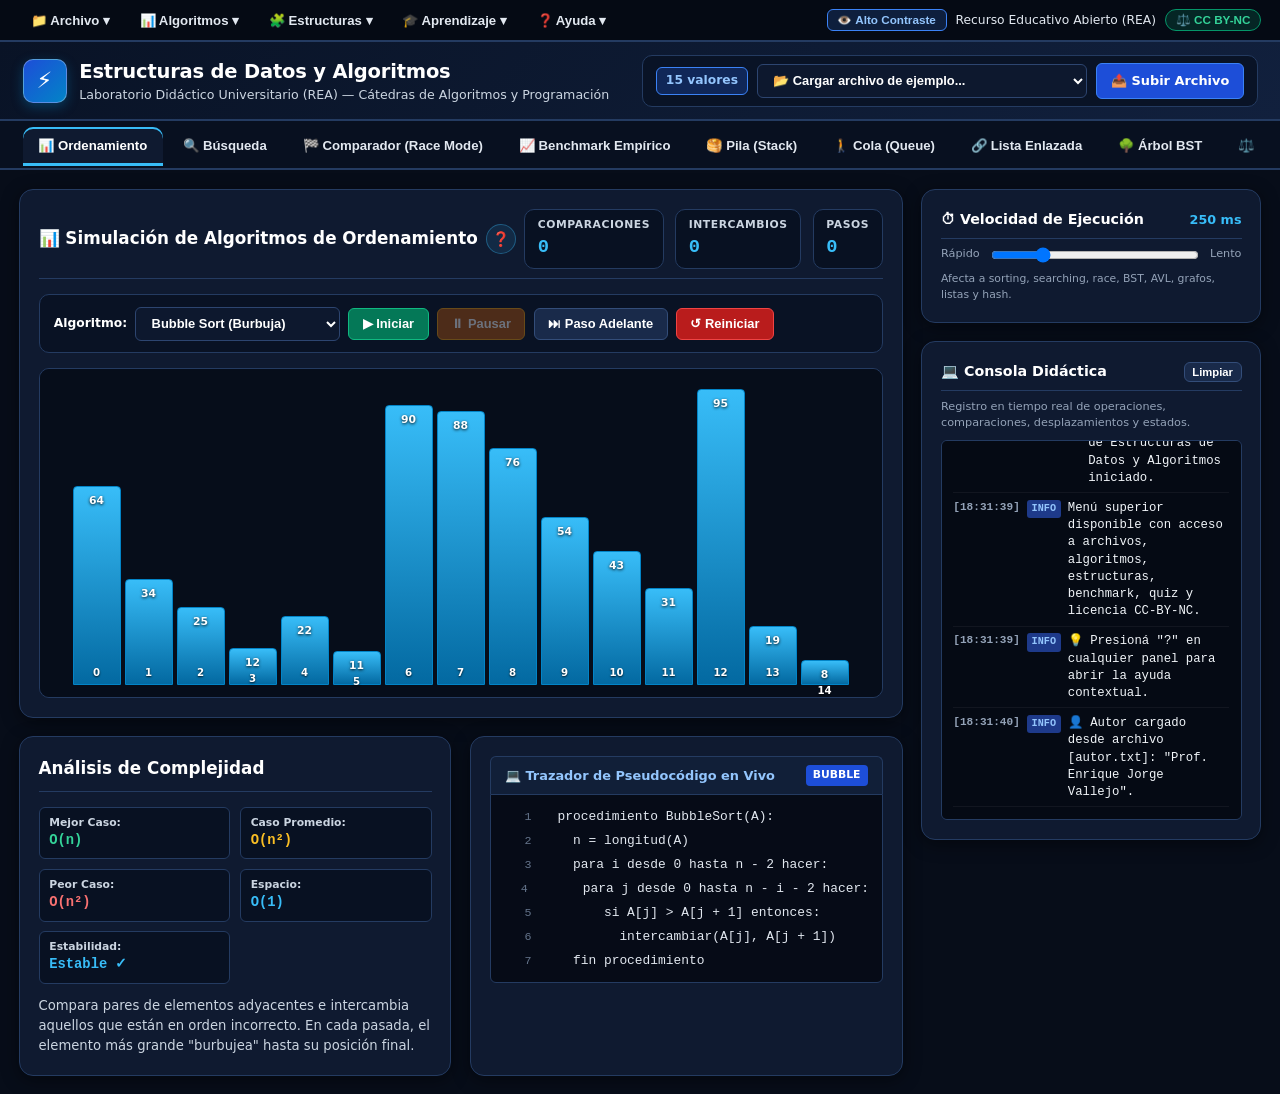
<file: index.html>
<!DOCTYPE html>
<html lang="es">
<head>
  <meta charset="UTF-8">
  <meta name="viewport" content="width=device-width, initial-scale=1.0">
  <title>Laboratorio Visual de Estructuras de Datos y Algoritmos (REA)</title>
  <link rel="stylesheet" href="css/styles.css">
</head>
<body>

  <!-- BARRA DE MENÚ SUPERIOR -->
  <div class="app-topbar">
    <ul class="top-menu-list">
      <li class="top-menu-item">
        <button class="top-menu-trigger">📁 Archivo ▾</button>
        <ul class="top-menu-dropdown">
          <li><button onclick="document.getElementById('file-upload-input').click()">📤 Cargar Archivo Externo (.csv, .txt, .json)</button></li>
          <li class="menu-divider"></li>
          <li><button onclick="window.loadPresetTrigger('datos_numeros.csv')">📊 Dataset: datos_numeros.csv</button></li>
          <li><button onclick="window.loadPresetTrigger('datos_valores.txt')">📄 Dataset: datos_valores.txt</button></li>
          <li><button onclick="window.loadPresetTrigger('datos_estudiantes.json')">🎓 Dataset: datos_estudiantes.json</button></li>
          <li><button onclick="window.loadPresetTrigger('datos_inversos.csv')">📉 Dataset: datos_inversos.csv</button></li>
          <li class="menu-divider"></li>
          <li><button onclick="document.getElementById('gen-random-btn')?.click()">🎲 Generar Dataset Aleatorio</button></li>
          <li><button onclick="BenchmarkRunner.exportToCSV()">💾 Exportar Benchmark a CSV</button></li>
        </ul>
      </li>

      <li class="top-menu-item">
        <button class="top-menu-trigger">📊 Algoritmos ▾</button>
        <ul class="top-menu-dropdown">
          <li><button onclick="window.switchTab('sorting')">📊 Algoritmos de Ordenamiento</button></li>
          <li><button onclick="window.switchTab('searching')">🔍 Visualizador de Búsqueda</button></li>
          <li class="menu-divider"></li>
          <li><button onclick="window.switchTab('race')">🏁 Comparador en Paralelo (Race Mode)</button></li>
          <li><button onclick="window.switchTab('benchmark')">📈 Benchmarking & Curvas de Rendimiento</button></li>
        </ul>
      </li>

      <li class="top-menu-item">
        <button class="top-menu-trigger">🧩 Estructuras ▾</button>
        <ul class="top-menu-dropdown">
          <li><button onclick="window.switchTab('stack')">🥞 Pila (Stack - LIFO)</button></li>
          <li><button onclick="window.switchTab('queue')">🚶 Cola (Queue - FIFO)</button></li>
          <li><button onclick="window.switchTab('ll')">🔗 Lista Enlazada (Simple / Doble)</button></li>
          <li class="menu-divider"></li>
          <li><button onclick="window.switchTab('bst')">🌳 Árbol Binario de Búsqueda (BST)</button></li>
          <li><button onclick="window.switchTab('avl')">⚖️ Árbol AVL (Auto-Balanceado)</button></li>
          <li><button onclick="window.switchTab('graph')">🌐 Grafos Ponderados (BFS, DFS, Dijkstra)</button></li>
          <li class="menu-divider"></li>
          <li><button onclick="window.switchTab('hash')">🗄️ Tabla Hash con Colisiones</button></li>
        </ul>
      </li>

      <li class="top-menu-item">
        <button class="top-menu-trigger">🎓 Aprendizaje ▾</button>
        <ul class="top-menu-dropdown">
          <li><button onclick="window.switchTab('quiz')">🎯 Modo Desafío / Quiz Didáctico</button></li>
          <li><button onclick="window.switchTab('datasets')">📁 Gestor de Datasets y Archivos</button></li>
        </ul>
      </li>

      <li class="top-menu-item">
        <button class="top-menu-trigger">❓ Ayuda ▾</button>
        <ul class="top-menu-dropdown">
          <li><button onclick="window.openStructureHelp()">📖 Guía de Uso del Panel Activo</button></li>
          <li><button onclick="window.openHelpModal()">ℹ️ Acerca de este REA y Créditos</button></li>
          <li><button onclick="window.openHelpModal('licencia')">📜 Licencia CC-BY-NC</button></li>
        </ul>
      </li>
    </ul>

    <div class="topbar-right-badge">
      <button id="accessibility-toggle-btn" class="accessibility-toggle-btn" onclick="window.toggleHighContrast()" title="Alternar contraste reforzado según pautas UNSL / WCAG">👁️ Alto Contraste</button>
      <span>Recurso Educativo Abierto (REA)</span>
      <button class="rea-pill-tag" onclick="window.openHelpModal()">⚖️ CC BY-NC</button>
    </div>
  </div>

  <header class="app-header">
    <div class="header-inner">
      <div class="brand-box">
        <div class="brand-icon">⚡</div>
        <div>
          <h1 class="brand-title">Estructuras de Datos y Algoritmos</h1>
          <p class="brand-subtitle">Laboratorio Didáctico Universitario (REA) — Cátedras de Algoritmos y Programación</p>
        </div>
      </div>

      <div class="header-data-controls">
        <span class="data-badge" id="dataset-size-badge">15 valores</span>
        <select id="dataset-preset-select" class="form-select" title="Seleccionar dataset de muestra">
          <option value="" disabled selected>📂 Cargar archivo de ejemplo...</option>
          <option value="datos_numeros.csv">CSV: datos_numeros.csv (25 valores)</option>
          <option value="datos_valores.txt">TXT: datos_valores.txt (25 valores)</option>
          <option value="datos_estudiantes.json">JSON: datos_estudiantes.json (Calificaciones)</option>
          <option value="datos_inversos.csv">CSV: datos_inversos.csv (Peor caso)</option>
        </select>
        <label class="btn btn-primary" style="cursor: pointer;">
          📤 Subir Archivo
          <input type="file" id="file-upload-input" accept=".csv,.txt,.json" style="display: none;">
        </label>
      </div>
    </div>
  </header>

  <nav class="app-nav">
    <div class="nav-container">
      <button class="nav-tab-btn active" data-tab="sorting">📊 Ordenamiento</button>
      <button class="nav-tab-btn" data-tab="searching">🔍 Búsqueda</button>
      <button class="nav-tab-btn" data-tab="race">🏁 Comparador (Race Mode)</button>
      <button class="nav-tab-btn" data-tab="benchmark">📈 Benchmark Empírico</button>
      <button class="nav-tab-btn" data-tab="stack">🥞 Pila (Stack)</button>
      <button class="nav-tab-btn" data-tab="queue">🚶 Cola (Queue)</button>
      <button class="nav-tab-btn" data-tab="ll">🔗 Lista Enlazada</button>
      <button class="nav-tab-btn" data-tab="bst">🌳 Árbol BST</button>
      <button class="nav-tab-btn" data-tab="avl">⚖️ Árbol AVL</button>
      <button class="nav-tab-btn" data-tab="graph">🌐 Grafos</button>
      <button class="nav-tab-btn" data-tab="hash">🗄️ Tabla Hash</button>
      <button class="nav-tab-btn" data-tab="quiz">🎯 Desafío (Quiz)</button>
      <button class="nav-tab-btn" data-tab="datasets">📁 Datasets</button>
    </div>
  </nav>

  <main class="app-main">
    <div class="workspace-area">

      <!-- PANEL 1: ORDENAMIENTO -->
      <section id="panel-sorting" class="tab-panel active">
        <div class="card">
          <div class="card-header">
            <h2 class="card-title">📊 Simulación de Algoritmos de Ordenamiento</h2>
            <button class="help-btn" data-help="sorting" title="Ayuda sobre este módulo (?)">❓</button>
            <div class="hud-metrics">
              <div class="hud-item"><span class="hud-label">Comparaciones</span><span id="sort-comparisons-count" class="hud-value">0</span></div>
              <div class="hud-item"><span class="hud-label">Intercambios</span><span id="sort-swaps-count" class="hud-value">0</span></div>
              <div class="hud-item"><span class="hud-label">Pasos</span><span id="sort-steps-count" class="hud-value">0</span></div>
            </div>
          </div>

          <div class="controls-bar" style="margin-bottom: 1rem;">
            <label for="sort-algo-select" style="font-size: 0.82rem; font-weight: 600;">Algoritmo:</label>
            <select id="sort-algo-select" class="form-select">
              <option value="bubble">Bubble Sort (Burbuja)</option>
              <option value="selection">Selection Sort (Selección)</option>
              <option value="insertion">Insertion Sort (Inserción)</option>
              <option value="merge">Merge Sort (Mezcla)</option>
              <option value="quick">Quick Sort (Rápido)</option>
              <option value="heap">Heap Sort (Montículo)</option>
              <option value="shell">Shell Sort (Brechas)</option>
            </select>

            <button id="sort-play-btn" class="btn btn-success">▶ Iniciar</button>
            <button id="sort-pause-btn" class="btn btn-warning" disabled>⏸ Pausar</button>
            <button id="sort-step-btn" class="btn">⏭ Paso Adelante</button>
            <button id="sort-reset-btn" class="btn btn-danger">↺ Reiniciar</button>
          </div>

          <div id="sort-bars-stage" class="sorting-stage"></div>
        </div>

        <div style="display: grid; grid-template-columns: 1fr 1fr; gap: 1.25rem;">
          <div class="card">
            <div class="card-header"><h3 class="card-title">Análisis de Complejidad</h3></div>
            <div id="sort-theory-content"></div>
          </div>
          <div class="card">
            <div id="sort-code-tracer-container"></div>
          </div>
        </div>
      </section>

      <!-- PANEL 2: BÚSQUEDA -->
      <section id="panel-searching" class="tab-panel">
        <div class="card">
          <div class="card-header">
            <h2 class="card-title">🔍 Simulación de Algoritmos de Búsqueda</h2>
            <button class="help-btn" data-help="searching" title="Ayuda sobre este módulo (?)">❓</button>
            <div class="hud-metrics">
              <div class="hud-item"><span class="hud-label">Comparaciones</span><span id="search-comparisons-count" class="hud-value">0</span></div>
            </div>
          </div>

          <div class="controls-bar" style="margin-bottom: 0.75rem;">
            <label for="search-algo-select" style="font-size: 0.82rem; font-weight: 700;">Modo:</label>
            <select id="search-algo-select" class="form-select">
              <option value="binary_perm">Búsqueda Binaria / N-aria (24 Permutaciones)</option>
              <option value="linear">Búsqueda Lineal Secuencial (O(n))</option>
            </select>

            <label for="search-target-input" style="font-size: 0.82rem; font-weight: 700;">Objetivo:</label>
            <input type="number" id="search-target-input" class="form-input" value="43" style="width: 75px;">

            <button id="search-pick-existing" class="btn" title="Tomar un valor existente al azar">🎲 Existe</button>
            <button id="search-pick-nonexisting" class="btn" title="Tomar un valor que no esté en la lista">🚫 No existe</button>
            <button id="search-sort-first-btn" class="btn btn-primary" title="Ordena el arreglo actual para posibilitar la búsqueda">⇅ Auto-ordenar array</button>

            <button id="search-play-btn" class="btn btn-success">▶ Buscar Todo</button>
            <button id="search-step-btn" class="btn">⏭ Paso Adelante</button>
            <button id="search-reset-btn" class="btn btn-danger">↺ Reiniciar</button>
          </div>

          <div id="search-permutations-panel" class="controls-bar" style="margin-bottom: 1rem; background: #0c1830; border: 1px solid #2d4570;">
            <div style="display: flex; align-items: center; gap: 0.4rem; width: 100%; flex-wrap: wrap;">
              <span style="font-size: 0.82rem; font-weight: 800; color: #38bdf8;">⚙️ Permutación (1 a 24):</span>
              <select id="search-perm-select" class="form-select" style="flex: 1; min-width: 280px; font-weight: 700;"></select>
            </div>

            <div style="display: flex; gap: 0.75rem; width: 100%; flex-wrap: wrap; margin-top: 0.35rem; padding-top: 0.35rem; border-top: 1px dashed #243b61; font-size: 0.8rem;">
              <div style="display: flex; align-items: center; gap: 0.35rem;">
                <label style="color: #cbd5e1; font-weight: 600;">1. División:</label>
                <select id="perm-div-select" class="form-select" style="padding: 2px 6px; font-size: 0.8rem;">
                  <option value="bisection">Bisección (2 partes)</option>
                  <option value="trisection">Trisección (3 partes)</option>
                </select>
              </div>

              <div style="display: flex; align-items: center; gap: 0.35rem;">
                <label style="color: #cbd5e1; font-weight: 600;">2. Segmento Mayor:</label>
                <select id="perm-seg-select" class="form-select" style="padding: 2px 6px; font-size: 0.8rem;">
                  <option value="left">Izquierda (Left-heavy)</option>
                  <option value="center">Centro (Equitativo/Center)</option>
                  <option value="right">Derecha (Right-heavy)</option>
                </select>
              </div>

              <div style="display: flex; align-items: center; gap: 0.35rem;">
                <label style="color: #cbd5e1; font-weight: 600;">3. Ajuste de Límites:</label>
                <select id="perm-lim-select" class="form-select" style="padding: 2px 6px; font-size: 0.8rem;">
                  <option value="strict">Estrictos (mid ± 1)</option>
                  <option value="lower_inclusive">Inf. Inclusivo (low = mid)</option>
                  <option value="upper_inclusive">Sup. Inclusivo (high = mid)</option>
                  <option value="bilateral_inclusive">Conducentes (mid, mid)</option>
                </select>
              </div>

              <div id="perm-info-badge" style="margin-left: auto; color: #93c5fd; font-weight: 700; font-size: 0.78rem; display: flex; align-items: center;">
                Permutación activa: P-01
              </div>
            </div>
          </div>

          <div id="search-stage" class="search-stage-box"></div>
        </div>

        <div style="display: grid; grid-template-columns: 1fr 1fr; gap: 1.25rem;">
          <div class="card">
            <div class="card-header"><h3 class="card-title">Fundamentos y Requisitos</h3></div>
            <div id="search-theory-content"></div>
          </div>
          <div class="card">
            <div id="search-code-tracer-container"></div>
          </div>
        </div>
      </section>

      <!-- PANEL 3: RACE -->
      <section id="panel-race" class="tab-panel">
        <div class="card">
          <div class="card-header">
            <h2 class="card-title">🏁 Comparador en Paralelo (Race Mode / Benchmark Dual)</h2>
            <button class="help-btn" data-help="race" title="Ayuda sobre este módulo (?)">❓</button>
            <div class="controls-bar">
              <label style="font-size: 0.82rem; font-weight: 600;">Algoritmo 1:</label>
              <select id="race-algo1-select" class="form-select">
                <option value="quick">Quick Sort</option>
                <option value="merge">Merge Sort</option>
                <option value="heap">Heap Sort</option>
                <option value="insertion">Insertion Sort</option>
                <option value="bubble">Bubble Sort</option>
              </select>

              <span style="font-weight: 800; color: #f59e0b;">VS</span>

              <label style="font-size: 0.82rem; font-weight: 600;">Algoritmo 2:</label>
              <select id="race-algo2-select" class="form-select">
                <option value="bubble">Bubble Sort</option>
                <option value="selection">Selection Sort</option>
                <option value="insertion">Insertion Sort</option>
                <option value="merge">Merge Sort</option>
                <option value="quick">Quick Sort</option>
              </select>

              <button id="race-play-btn" class="btn btn-success">▶ Iniciar Duelo</button>
              <button id="race-pause-btn" class="btn btn-warning">⏸ Pausar</button>
              <button id="race-step-btn" class="btn">⏭ Paso a Paso</button>
              <button id="race-reset-btn" class="btn btn-danger">↺ Reiniciar</button>
            </div>
          </div>

          <div id="race-stage-container"></div>
        </div>
      </section>

      <!-- PANEL 4: BENCHMARK -->
      <section id="panel-benchmark" class="tab-panel">
        <div class="card">
          <div class="card-header">
            <h2 class="card-title">📈 Curvas de Rendimiento Empírico (Operaciones vs. N)</h2>
            <button class="help-btn" data-help="benchmark" title="Ayuda sobre este módulo (?)">❓</button>
            <div style="display: flex; gap: 0.5rem;">
              <button id="benchmark-run-btn" class="btn btn-primary">⚡ Ejecutar Prueba Empírica</button>
              <button id="benchmark-export-btn" class="btn btn-success">💾 Descargar Reporte CSV</button>
            </div>
          </div>
          <p style="font-size: 0.85rem; color: var(--text-secondary); margin-bottom: 1rem;">
            Ejecuta pruebas reales sin sobrecarga visual para tamaños de datos desde N=10 hasta N=400, comparando la tasa de crecimiento de operaciones O(n²) frente a O(n log n).
          </p>
          <div id="benchmark-chart-container"></div>
        </div>
      </section>

      <!-- PANEL 5: PILA -->
      <section id="panel-stack" class="tab-panel">
        <div class="card">
          <div class="card-header">
            <h2 class="card-title">🥞 Pila (Stack - Principio LIFO)</h2>
            <button class="help-btn" data-help="stack" title="Ayuda sobre esta estructura (?)">❓</button>
            <button class="btn btn-primary btn-load-dataset-into" data-target="stack">📂 Cargar Dataset a la Pila</button>
          </div>

          <div class="controls-bar" style="margin-bottom: 1rem;">
            <label for="stack-cap-input" style="font-size: 0.85rem;">Capacidad Máx:</label>
            <input type="number" id="stack-cap-input" class="form-input" value="8" min="3" max="15" style="width: 65px;">
            <input type="number" id="stack-val-input" class="form-input" placeholder="Valor" style="width: 120px;">
            <button id="stack-push-btn" class="btn btn-success">📥 PUSH</button>
            <button id="stack-pop-btn" class="btn btn-warning">📤 POP</button>
            <button id="stack-peek-btn" class="btn">👁️ PEEK</button>
            <button id="stack-clear-btn" class="btn btn-danger">🧹 Limpiar</button>
          </div>

          <div id="stack-stage"></div>
        </div>
      </section>

      <!-- PANEL 6: COLA -->
      <section id="panel-queue" class="tab-panel">
        <div class="card">
          <div class="card-header">
            <h2 class="card-title">🚶 Cola (Queue - Principio FIFO)</h2>
            <button class="help-btn" data-help="queue" title="Ayuda sobre esta estructura (?)">❓</button>
            <button class="btn btn-primary btn-load-dataset-into" data-target="queue">📂 Cargar Dataset a la Cola</button>
          </div>

          <div class="controls-bar" style="margin-bottom: 1rem;">
            <label for="queue-cap-input" style="font-size: 0.85rem;">Capacidad Máx:</label>
            <input type="number" id="queue-cap-input" class="form-input" value="8" min="3" max="15" style="width: 65px;">
            <input type="number" id="queue-val-input" class="form-input" placeholder="Valor" style="width: 120px;">
            <button id="queue-enq-btn" class="btn btn-success">📥 ENQUEUE</button>
            <button id="queue-deq-btn" class="btn btn-warning">📤 DEQUEUE</button>
            <button id="queue-peek-btn" class="btn">👁️ PEEK</button>
            <button id="queue-clear-btn" class="btn btn-danger">🧹 Limpiar</button>
          </div>

          <div id="queue-stage"></div>
        </div>
      </section>

      <!-- PANEL 7: LISTA ENLAZADA -->
      <section id="panel-ll" class="tab-panel">
        <div class="card">
          <div class="card-header">
            <h2 class="card-title">🔗 Listas Enlazadas (Simple y Doble)</h2>
            <button class="help-btn" data-help="ll" title="Ayuda sobre esta estructura (?)">❓</button>
            <button class="btn btn-primary btn-load-dataset-into" data-target="ll">📂 Cargar Dataset a la Lista</button>
          </div>

          <div class="controls-bar" style="margin-bottom: 1rem;">
            <label for="ll-type-select" style="font-size: 0.85rem;">Variante:</label>
            <select id="ll-type-select" class="form-select">
              <option value="singly">Simplemente Enlazada (Next)</option>
              <option value="doubly">Doblemente Enlazada (Prev & Next)</option>
            </select>
            <input type="number" id="ll-val-input" class="form-input" placeholder="Valor" style="width: 85px;">
            <input type="number" id="ll-idx-input" class="form-input" placeholder="Índice" style="width: 75px;">
            <button id="ll-insert-head-btn" class="btn btn-success">➕ Head</button>
            <button id="ll-insert-tail-btn" class="btn btn-success">➕ Tail</button>
            <button id="ll-insert-idx-btn" class="btn">➕ En Pos</button>
            <button id="ll-del-head-btn" class="btn btn-warning">➖ Del Head</button>
            <button id="ll-del-tail-btn" class="btn btn-warning">➖ Del Tail</button>
            <button id="ll-del-val-btn" class="btn btn-danger">🗑️ Del Val</button>
            <button id="ll-search-btn" class="btn">🔍 Buscar</button>
            <button id="ll-clear-btn" class="btn">🧹 Vaciar</button>
          </div>

          <div id="ll-stage"></div>
        </div>
      </section>

      <!-- PANEL 8: BST -->
      <section id="panel-bst" class="tab-panel">
        <div class="card">
          <div class="card-header">
            <h2 class="card-title">🌳 Árbol Binario de Búsqueda (BST)</h2>
            <button class="help-btn" data-help="bst" title="Ayuda sobre esta estructura (?)">❓</button>
            <button class="btn btn-primary btn-load-dataset-into" data-target="bst">📂 Cargar Dataset al Árbol</button>
          </div>

          <div class="controls-bar" style="margin-bottom: 1rem; flex-wrap: wrap;">
            <input type="number" id="bst-val-input" class="form-input" placeholder="Valor" style="width: 110px;">
            <button id="bst-insert-btn" class="btn btn-success" title="Inserta con animación paso a paso">➕ Insertar (auto)</button>
            <button id="bst-search-btn" class="btn" title="Busca con animación paso a paso">🔍 Buscar</button>
            <button id="bst-delete-btn" class="btn btn-warning" title="Elimina con animación paso a paso">🗑️ Eliminar (auto)</button>

            <span style="border-left: 1px solid #374151; height: 20px;"></span>

            <button id="bst-play-btn" class="btn" title="Reanudar la animación pausada">▶ Reanudar</button>
            <button id="bst-pause-btn" class="btn" title="Pausar la animación en curso">⏸ Pausar</button>
            <button id="bst-step-btn" class="btn" title="Avanzar un único paso">⏭ Paso</button>
            <button id="bst-clear-btn" class="btn btn-danger">🧹 Vaciar</button>

            <div style="margin-left: auto; display: flex; gap: 0.4rem; flex-wrap: wrap;">
              <button id="bst-inorder-btn" class="btn btn-primary">📖 Inorden</button>
              <button id="bst-preorder-btn" class="btn">📖 Preorden</button>
              <button id="bst-postorder-btn" class="btn">📖 Postorden</button>
              <button id="bst-bfs-btn" class="btn">📖 Por Niveles</button>
            </div>
          </div>

          <div id="bst-stage"></div>
        </div>
      </section>

      <!-- PANEL 9: AVL -->
      <section id="panel-avl" class="tab-panel">
        <div class="card">
          <div class="card-header">
            <h2 class="card-title">⚖️ Árbol AVL Auto-Balanceado (|FE| &le; 1)</h2>
            <button class="help-btn" data-help="avl" title="Ayuda sobre esta estructura (?)">❓</button>
            <button class="btn btn-primary btn-load-dataset-into" data-target="avl">📂 Cargar Dataset al AVL</button>
          </div>

          <div class="controls-bar" style="margin-bottom: 1rem; flex-wrap: wrap;">
            <input type="number" id="avl-val-input" class="form-input" placeholder="Valor numérico" style="width: 120px;">
            <button id="avl-insert-btn" class="btn btn-success" title="Inserta con animación de rotaciones">➕ Insertar (auto)</button>
            <button id="avl-search-btn" class="btn" title="Busca con animación paso a paso">🔍 Buscar O(log n)</button>
            <button id="avl-delete-btn" class="btn btn-warning" title="Elimina y rebalancea con animación">🗑️ Eliminar (auto)</button>

            <span style="border-left: 1px solid #374151; height: 20px;"></span>

            <button id="avl-play-btn" class="btn" title="Reanudar la animación pausada">▶ Reanudar</button>
            <button id="avl-pause-btn" class="btn" title="Pausar la animación en curso">⏸ Pausar</button>
            <button id="avl-step-btn" class="btn" title="Avanzar un único paso (útil para ver rotaciones LL/RR/LR/RL)">⏭ Paso</button>
            <button id="avl-clear-btn" class="btn btn-danger">🧹 Vaciar</button>
          </div>

          <div id="avl-stage"></div>
        </div>
      </section>

      <!-- PANEL 10: GRAFOS -->
      <section id="panel-graph" class="tab-panel">
        <div class="card">
          <div class="card-header">
            <h2 class="card-title">🌐 Grafos Ponderados (BFS, DFS, Dijkstra, Matriz y Lista)</h2>
            <button class="help-btn" data-help="graph" title="Ayuda sobre esta estructura (?)">❓</button>
            <button id="graph-preset-btn" class="btn btn-primary">🔄 Red de Ejemplo</button>
          </div>

          <div class="controls-bar" style="margin-bottom: 0.5rem; flex-wrap: wrap;">
            <label style="font-size: 0.8rem; font-weight: 700; color: #93c5fd;">API:</label>
            <input type="text" id="graph-node-input" class="form-input" placeholder="Etiqueta (opcional)" style="width: 130px;">
            <button id="graph-add-node-btn" class="btn btn-success" title="Agrega un nodo con posición aleatoria">➕ Nodo</button>

            <span style="border-left: 1px solid #374151; height: 20px;"></span>

            <input type="text" id="graph-edge-from" class="form-input" placeholder="De" style="width: 50px;">
            <input type="text" id="graph-edge-to" class="form-input" placeholder="A" style="width: 50px;">
            <input type="number" id="graph-edge-w" class="form-input" placeholder="Peso" value="3" style="width: 60px;">
            <button id="graph-add-edge-btn" class="btn" title="Conecta dos nodos existentes">🔗 Arista</button>

            <button id="graph-clear-btn" class="btn btn-danger" style="margin-left: auto;">🧹 Vaciar</button>
          </div>

          <div class="controls-bar" style="margin-bottom: 0.5rem; background: #0c1830; border: 1px solid #2d4570; flex-wrap: wrap;">
            <span style="font-size: 0.8rem; font-weight: 800; color: #38bdf8;">🖱️ Modo interactivo:</span>
            <button id="graph-mode-none" class="btn btn-mode active-mode" title="Desactiva el modo interactivo">⬜ Ninguno</button>
            <button id="graph-mode-add-node" class="btn btn-mode" title="Haga clic en el lienzo para agregar un nodo">➕ Agregar nodo</button>
            <button id="graph-mode-add-edge" class="btn btn-mode" title="Clic en origen, luego en destino">🔗 Agregar arista</button>
            <button id="graph-mode-del-node" class="btn btn-mode" title="Clic sobre un nodo para eliminarlo">🗑️ Eliminar nodo</button>
            <button id="graph-mode-del-edge" class="btn btn-mode" title="Clic en los dos extremos de la arista">🗑️ Eliminar arista</button>
          </div>

          <div class="controls-bar" style="margin-bottom: 1rem;">
            <label style="font-size: 0.8rem; font-weight: 700; color: #93c5fd;">Algoritmos:</label>
            <button id="graph-bfs-btn" class="btn btn-primary">🚶 BFS (Anchura)</button>
            <button id="graph-dfs-btn" class="btn btn-primary">🧗 DFS (Profundidad)</button>
            <button id="graph-dijkstra-btn" class="btn btn-warning">🗺️ Dijkstra (Óptimo A ➔ F)</button>
          </div>

          <div id="graph-stage"></div>
        </div>
      </section>

      <!-- PANEL 11: HASH -->
      <section id="panel-hash" class="tab-panel">
        <div class="card">
          <div class="card-header">
            <h2 class="card-title">🗄️ Tabla Hash con Resolución de Colisiones</h2>
            <button class="help-btn" data-help="hash" title="Ayuda sobre esta estructura (?)">❓</button>
            <button class="btn btn-primary btn-load-dataset-into" data-target="hash">📂 Cargar Dataset a la Tabla</button>
          </div>

          <div class="controls-bar" style="margin-bottom: 1rem;">
            <label for="hash-cap-input" style="font-size: 0.85rem;">Capacidad (m):</label>
            <input type="number" id="hash-cap-input" class="form-input" value="7" min="3" max="19" style="width: 60px;">
            <label for="hash-strategy-select" style="font-size: 0.85rem;">Colisiones:</label>
            <select id="hash-strategy-select" class="form-select">
              <option value="chaining">Encadenamiento (Chaining)</option>
              <option value="linear_probing">Sondeo Lineal (Linear Probing)</option>
            </select>
            <input type="text" id="hash-key-input" class="form-input" placeholder="Clave" style="width: 90px;">
            <input type="text" id="hash-val-input" class="form-input" placeholder="Valor" style="width: 100px;">
            <button id="hash-insert-btn" class="btn btn-success">📥 Insertar</button>
            <button id="hash-search-btn" class="btn">🔍 Buscar</button>
            <button id="hash-delete-btn" class="btn btn-warning">🗑️ Borrar</button>
            <button id="hash-clear-btn" class="btn btn-danger">🧹 Vaciar</button>
          </div>

          <div id="hash-stage"></div>
        </div>
      </section>

      <!-- PANEL 12: QUIZ -->
      <section id="panel-quiz" class="tab-panel">
        <div class="card">
          <div class="card-header">
            <h2 class="card-title">🎯 Modo Desafío / Quiz Didáctico Interactivo</h2>
            <button class="help-btn" data-help="quiz" title="Ayuda sobre este módulo (?)">❓</button>
          </div>
          <div id="quiz-container"></div>
        </div>
      </section>

      <!-- PANEL 13: DATASETS -->
      <section id="panel-datasets" class="tab-panel">
        <div class="card">
          <div class="card-header">
            <h2 class="card-title">📁 Gestor de Datasets y Archivos Externos</h2>
            <button class="help-btn" data-help="datasets" title="Ayuda sobre este módulo (?)">❓</button>
          </div>

          <div style="display: grid; grid-template-columns: 1fr 1fr; gap: 1.25rem;">
            <div>
              <h4 style="margin-bottom: 0.5rem; color: #93c5fd;">1. Cargar Archivo Local (.csv, .txt, .json)</h4>
              <div id="file-drop-zone" class="drop-zone">
                <div class="drop-icon">📄</div>
                <p style="font-weight: 600; margin-bottom: 0.25rem;">Arrastre su archivo aquí o haga clic para examinar</p>
                <p style="font-size: 0.8rem; color: var(--text-muted);">Soporta CSV con encabezados, TXT plano y JSON estructurado.</p>
              </div>

              <div style="margin-top: 1rem;">
                <h4 style="margin-bottom: 0.5rem; color: #93c5fd;">2. Generador Sintético de Datos</h4>
                <div class="controls-bar">
                  <label for="random-count-input" style="font-size: 0.85rem;">Cantidad:</label>
                  <input type="number" id="random-count-input" class="form-input" value="20" min="5" max="50" style="width: 70px;">
                  <button id="gen-random-btn" class="btn btn-primary">🎲 Aleatorio</button>
                  <button id="gen-nearly-btn" class="btn">📈 Casi Ordenado</button>
                  <button id="gen-reverse-btn" class="btn btn-warning">📉 Invertido</button>
                </div>
              </div>
            </div>

            <div>
              <h4 style="margin-bottom: 0.5rem; color: #93c5fd;">3. Datasets de Muestra Incluidos</h4>
              <ul style="list-style: none; display: flex; flex-direction: column; gap: 0.5rem;">
                <li style="background: rgba(0,0,0,0.25); padding: 0.6rem; border-radius: 6px; border: 1px solid var(--border-subtle);">
                  <strong style="color: #60a5fa;">datos_numeros.csv:</strong> 25 muestras con columnas id, valor y etiqueta.
                </li>
                <li style="background: rgba(0,0,0,0.25); padding: 0.6rem; border-radius: 6px; border: 1px solid var(--border-subtle);">
                  <strong style="color: #60a5fa;">datos_valores.txt:</strong> 25 números delimitados por comas para pruebas rápidas.
                </li>
                <li style="background: rgba(0,0,0,0.25); padding: 0.6rem; border-radius: 6px; border: 1px solid var(--border-subtle);">
                  <strong style="color: #60a5fa;">datos_estudiantes.json:</strong> 15 registros estructurados de estudiantes con notas.
                </li>
                <li style="background: rgba(0,0,0,0.25); padding: 0.6rem; border-radius: 6px; border: 1px solid var(--border-subtle);">
                  <strong style="color: #60a5fa;">datos_inversos.csv:</strong> 20 elementos descendentes (peor caso).
                </li>
                <li style="background: rgba(0,0,0,0.25); padding: 0.6rem; border-radius: 6px; border: 1px solid var(--border-subtle);">
                  <strong style="color: #60a5fa;">quiz_preguntas.json:</strong> banco expandible de preguntas del Quiz.
                </li>
              </ul>
            </div>
          </div>
        </div>
      </section>

    </div>

    <!-- SIDEBAR -->
    <aside class="sidebar-panel">
      <div class="card">
        <div class="card-header" style="padding-bottom: 0.5rem; margin-bottom: 0.5rem;">
          <h3 class="card-title" style="font-size: 0.95rem;">⏱ Velocidad de Ejecución</h3>
          <span id="speed-label" style="font-size: 0.85rem; font-weight: 700; color: #38bdf8;">250 ms</span>
        </div>
        <div style="display: flex; align-items: center; gap: 0.75rem;">
          <span style="font-size: 0.75rem; color: var(--text-muted);">Rápido</span>
          <input type="range" id="speed-slider" min="30" max="1000" step="20" value="250" style="flex: 1; cursor: pointer;">
          <span style="font-size: 0.75rem; color: var(--text-muted);">Lento</span>
        </div>
        <p style="font-size: 0.72rem; color: var(--text-muted); margin-top: 0.5rem;">
          Afecta a sorting, searching, race, BST, AVL, grafos, listas y hash.
        </p>
      </div>

      <div class="card" style="flex: 1; display: flex; flex-direction: column;">
        <div class="card-header" style="padding-bottom: 0.5rem; margin-bottom: 0.5rem;">
          <h3 class="card-title" style="font-size: 0.95rem;">💻 Consola Didáctica</h3>
          <button id="clear-log-btn" class="btn" style="padding: 0.2rem 0.5rem; font-size: 0.75rem;">Limpiar</button>
        </div>
        <p style="font-size: 0.75rem; color: var(--text-muted); margin-bottom: 0.5rem;">
          Registro en tiempo real de operaciones, comparaciones, desplazamientos y estados.
        </p>
        <div id="log-stream" class="log-stream-box"></div>
      </div>
    </aside>

  </main>

  <!-- MODAL ACERCA DE REA Y LICENCIA CC-BY-NC -->
  <div id="help-modal-backdrop" class="modal-backdrop">
    <div class="modal-card">
      <div style="display: flex; justify-content: space-between; align-items: flex-start; border-bottom: 1px solid #374151; padding-bottom: 0.75rem;">
        <div>
          <h2 style="color: #60a5fa; font-size: 1.25rem; font-weight: 700;">Recurso Educativo Abierto (REA)</h2>
          <p style="font-size: 0.82rem; color: var(--text-secondary);">Laboratorio Visual de Estructuras de Datos y Algoritmos</p>
        </div>
        <button class="modal-close-btn" onclick="window.closeHelpModal()">&times;</button>
      </div>

      <div>
        <h4 style="color: #34d399; font-size: 0.95rem; margin-bottom: 0.35rem;">📘 Características como REA (Recurso Educativo Abierto)</h4>
        <p style="font-size: 0.85rem; color: #cbd5e1; line-height: 1.5;">
          Este software cumple con los principios de un <strong>Recurso Educativo Abierto (OER / REA)</strong>: es un material digital de enseñanza, aprendizaje e investigación de libre acceso, con interactividad pedagógica, parametrización de variables, simulación paso a paso y disponibilidad de código fuente sin barreras tecnológicas.
        </p>
      </div>

      <div style="background: rgba(0, 0, 0, 0.3); padding: 0.85rem; border-radius: 8px; border: 1px solid #374151;">
        <h4 style="color: #93c5fd; font-size: 0.95rem; margin-bottom: 0.5rem;">👥 Autoría y Asistencia de Inteligencia Artificial</h4>
        <ul style="list-style: none; display: flex; flex-direction: column; gap: 0.4rem; font-size: 0.85rem; color: #e2e8f0;">
          <li>
            <strong style="color: #f59e0b;">Docente / Creador del Proyecto:</strong>
            <span id="creator-name-display" style="font-weight: 700; color: #60a5fa;">Cargando autor...</span>
            <span id="creator-source-badge" style="font-size: 0.75rem; color: #94a3b8; margin-left: 6px;">(Leído desde: autor.txt)</span>
            <label class="btn" style="padding: 2px 8px; font-size: 0.72rem; margin-left: 8px; cursor: pointer;" title="Cargar otro archivo de texto con el nombre">
              📂 Cargar archivo .txt
              <input type="file" id="author-file-input" accept=".txt" style="display: none;">
            </label>
            <button class="btn" style="padding: 2px 8px; font-size: 0.72rem; margin-left: 4px;" onclick="window.reloadAuthorFile()" title="Releer archivo autor.txt">
              🔄 Releer autor.txt
            </button>
          </li>
          <li>
            <strong style="color: #38bdf8;">Asistencia de IA:</strong>
            Desarrollado y optimizado con <em>Google Antigravity</em> utilizando el modelo <em>Gemini 3.8 Flash (High)</em> de Google DeepMind.
          </li>
          <li>
            <strong style="color: #a78bfa;">Enfoque Metodológico:</strong>
            Aprendizaje activo para carreras universitarias de Informática y Computación, basado en simulación visual interactiva y análisis de complejidad algorítmica.
          </li>
        </ul>
      </div>

      <div style="background: rgba(15, 30, 56, 0.4); padding: 0.85rem; border-radius: 8px; border: 1px solid #243b61;">
        <h4 style="color: #38bdf8; font-size: 0.95rem; margin-bottom: 0.4rem;">👁️ Accesibilidad Visual y Diseño Inclusivo (Pautas UNSL / WCAG 2.1)</h4>
        <p style="font-size: 0.83rem; color: #cbd5e1; line-height: 1.45;">
          El entorno incorpora criterios de accesibilidad visual inspirados en las pautas de la <strong>Universidad Nacional de San Luis (UNSL)</strong> y estándares internacionales <strong>WCAG 2.1 AA/AAA</strong>:
        </p>
        <ul style="margin-top: 0.4rem; padding-left: 1.25rem; font-size: 0.82rem; color: #94a3b8; line-height: 1.4;">
          <li>Paleta cromática con contraste reforzado (&gt; 7:1) adaptada para baja visión y daltonismo (deuteranopía, protanopía y tritanopía).</li>
          <li>Uso de redundancia sensorial (iconos, etiquetas de texto y contornos estructurales en adición al color).</li>
          <li>Diseño adaptable que previene el desborde horizontal de pantalla mediante barras de desplazamiento suave sin sacrificar el tamaño tipográfico.</li>
          <li>Botón <strong>«👁️ Alto Contraste»</strong> disponible en la barra superior.</li>
        </ul>
      </div>

      <div>
        <h4 style="color: #f87171; font-size: 0.95rem; margin-bottom: 0.5rem;">📜 Licencia de Uso: Creative Commons Atribución-NoComercial (CC BY-NC 4.0)</h4>

        <div class="cc-badge-box">
          <div class="cc-icons-row" title="Licencia Creative Commons CC BY-NC">
            <svg class="cc-icon-svg" viewBox="0 0 100 100">
              <circle cx="50" cy="50" r="46" stroke="#94a3b8" stroke-width="8" fill="none"/>
              <text x="35" y="62" font-size="34" font-family="sans-serif" font-weight="bold" fill="#94a3b8" text-anchor="middle">c</text>
              <text x="65" y="62" font-size="34" font-family="sans-serif" font-weight="bold" fill="#94a3b8" text-anchor="middle">c</text>
            </svg>
            <svg class="cc-icon-svg" viewBox="0 0 100 100">
              <circle cx="50" cy="50" r="46" stroke="#94a3b8" stroke-width="8" fill="none"/>
              <circle cx="50" cy="34" r="12" fill="#94a3b8"/>
              <path d="M 28 80 C 28 55, 72 55, 72 80 Z" fill="#94a3b8"/>
            </svg>
            <svg class="cc-icon-svg" viewBox="0 0 100 100">
              <circle cx="50" cy="50" r="46" stroke="#94a3b8" stroke-width="8" fill="none"/>
              <text x="50" y="66" font-size="44" font-family="sans-serif" font-weight="bold" fill="#94a3b8" text-anchor="middle">$</text>
              <line x1="22" y1="22" x2="78" y2="78" stroke="#ef4444" stroke-width="9"/>
            </svg>
          </div>

          <div style="font-size: 0.8rem; color: #cbd5e1; line-height: 1.4;">
            <strong>CC BY-NC (Attribution-NonCommercial)</strong><br>
            Usted es libre de compartir, copiar, distribuir y adaptar esta obra bajo las siguientes condiciones:
          </div>
        </div>

        <ul style="margin-top: 0.6rem; padding-left: 1.25rem; font-size: 0.82rem; color: #94a3b8; line-height: 1.45;">
          <li><strong>Atribución (BY):</strong> Debe dar crédito apropiado indicando la autoría del creador y la asistencia técnica de IA.</li>
          <li><strong>No Comercial (NC):</strong> No puede utilizar este material, ni las obras derivadas que de él surjan, para fines comerciales o lucro directo/indirecto.</li>
        </ul>
      </div>

      <div style="text-align: right; border-top: 1px solid #374151; padding-top: 0.75rem;">
        <button class="btn btn-primary" onclick="window.closeHelpModal()">Entendido</button>
      </div>
    </div>
  </div>

  <!-- MODAL DE AYUDA CONTEXTUAL POR ESTRUCTURA -->
  <div id="structure-help-modal-backdrop" class="modal-backdrop">
    <div class="modal-card modal-card-wide">
      <div class="help-modal-header">
        <div style="display: flex; align-items: center; gap: 0.75rem;">
          <span id="help-modal-icon" style="font-size: 1.75rem;">❓</span>
          <div>
            <h2 id="help-modal-title" style="color: #60a5fa; font-size: 1.25rem; font-weight: 700; margin: 0;">Ayuda</h2>
            <p id="help-modal-subtitle" style="font-size: 0.82rem; color: var(--text-secondary); margin: 0;">Guía de uso del módulo</p>
          </div>
        </div>
        <button class="modal-close-btn" onclick="window.closeStructureHelp()">&times;</button>
      </div>

      <div id="help-modal-body" class="help-modal-body"></div>

      <div class="help-modal-footer">
        <div class="help-nav-hint">
          <span>💡 Atajo: presioná <kbd>?</kbd> en cualquier panel para abrir esta ayuda.</span>
        </div>
        <div style="display: flex; gap: 0.5rem;">
          <button class="btn" onclick="window.closeStructureHelp()">Cerrar</button>
        </div>
      </div>
    </div>
  </div>

  <script src="js/file_loader.js"></script>
  <script src="js/sorting.js"></script>
  <script src="js/searching.js"></script>
  <script src="js/pseudocode.js"></script>
  <script src="js/race_mode.js"></script>
  <script src="js/benchmark.js"></script>
  <script src="js/quiz.js"></script>
  <script src="js/help_content.js"></script>
  <script src="js/structures/stack.js"></script>
  <script src="js/structures/queue.js"></script>
  <script src="js/structures/linked_list.js"></script>
  <script src="js/structures/bst.js"></script>
  <script src="js/structures/avl.js"></script>
  <script src="js/structures/graph.js"></script>
  <script src="js/structures/hash_table.js"></script>
  <script src="js/app.js"></script>

</body>
</html>
</file>
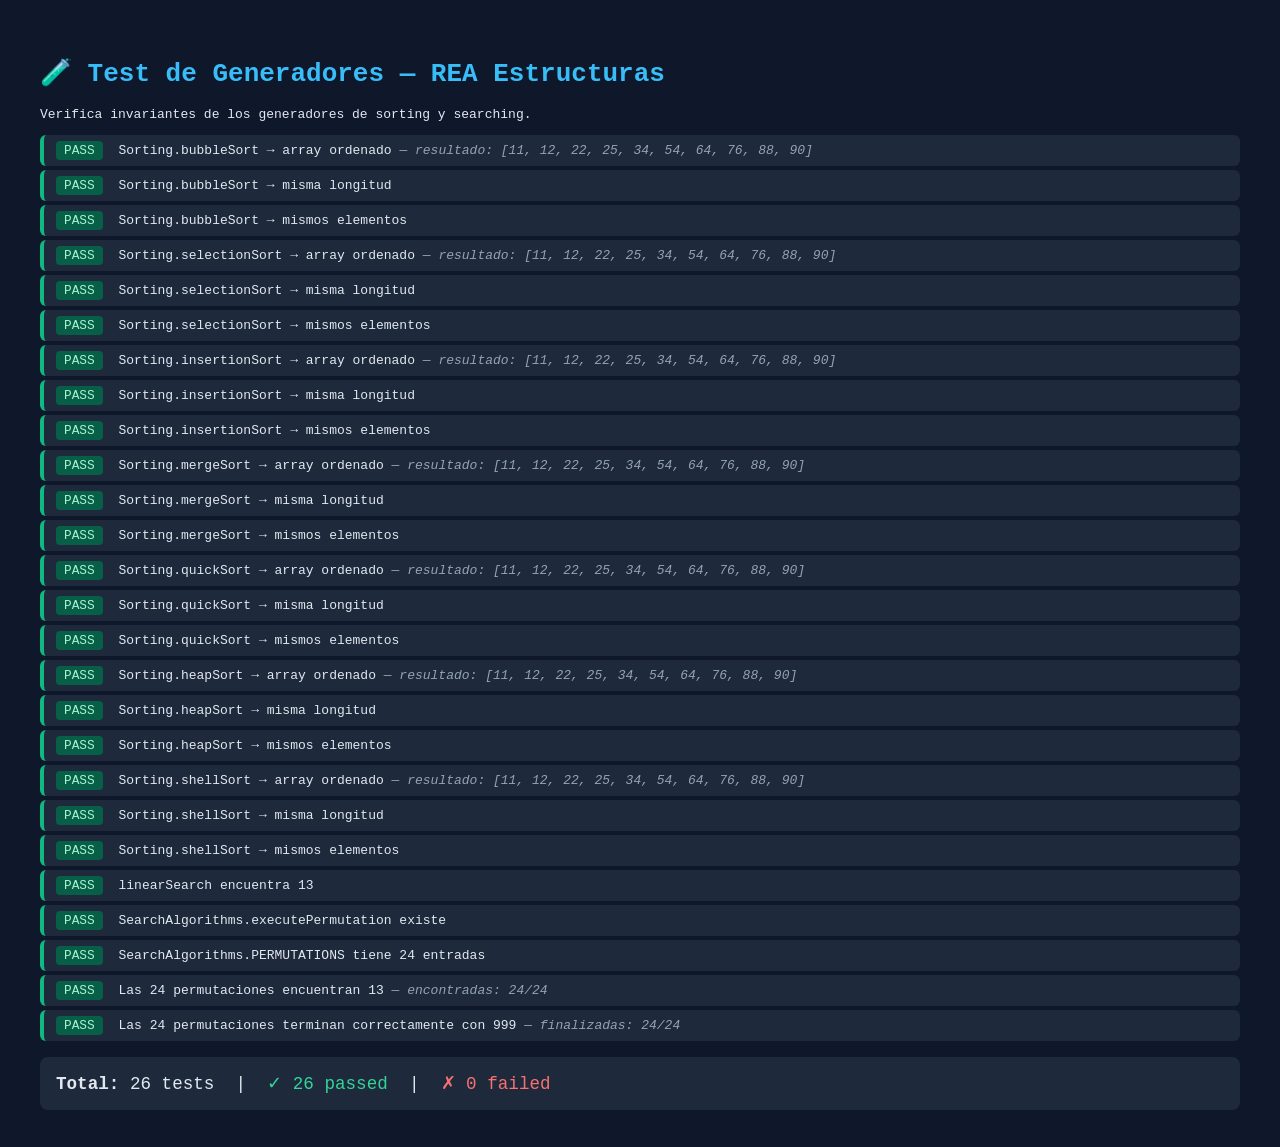
<file: tests/test_generadores.html>
<!DOCTYPE html>
<html lang="es">
<head>
  <meta charset="UTF-8">
  <title>Test de Generadores — REA Estructuras</title>
  <style>
    body { background: #0f172a; color: #e2e8f0; font-family: monospace; padding: 2rem; }
    h1 { color: #38bdf8; }
    .test { padding: 0.5rem 0.75rem; margin: 0.25rem 0; border-radius: 6px; border-left: 4px solid #475569; background: #1e293b; }
    .pass { border-left-color: #10b981; }
    .fail { border-left-color: #ef4444; background: #3f1d1d; }
    .summary { margin-top: 1rem; padding: 1rem; border-radius: 8px; background: #1e293b; font-size: 1.1rem; }
    .badge { padding: 2px 8px; border-radius: 4px; font-size: 0.8rem; margin-right: 0.5rem; }
    .badge-pass { background: #065f46; color: #a7f3d0; }
    .badge-fail { background: #7f1d1d; color: #fecaca; }
  </style>
</head>
<body>
  <h1>🧪 Test de Generadores — REA Estructuras</h1>
  <p>Verifica invariantes de los generadores de sorting y searching.</p>
  <div id="results"></div>
  <div id="summary" class="summary" style="display:none;"></div>

  <script src="../js/sorting.js"></script>
  <script src="../js/searching.js"></script>
  <script>
    const results = [];
    function assert(name, cond, detail = '') {
      results.push({ name, pass: !!cond, detail });
      const div = document.createElement('div');
      div.className = 'test ' + (cond ? 'pass' : 'fail');
      div.innerHTML = `<span class="badge ${cond ? 'badge-pass' : 'badge-fail'}">${cond ? 'PASS' : 'FAIL'}</span> ${name}${detail ? ` <em style="color:#94a3b8;">— ${detail}</em>` : ''}`;
      document.getElementById('results').appendChild(div);
    }

    // Utilidad: consume un generador completo y devuelve el array final
    function runGen(genFn, arr) {
      const gen = genFn([...arr]);
      let r = gen.next();
      let lastStep = null;
      let steps = 0;
      while (!r.done) {
        lastStep = r.value;
        steps++;
        r = gen.next();
      }
      return { final: lastStep?.array || arr, steps, lastStep };
    }

    function isSorted(a) {
      for (let i = 0; i < a.length - 1; i++) if (a[i] > a[i + 1]) return false;
      return true;
    }

    // ============================================
    // Tests de sorting
    // ============================================
    const testArr = [64, 34, 25, 12, 22, 11, 90, 88, 76, 54];
    const algos = ['bubbleSort', 'selectionSort', 'insertionSort', 'mergeSort', 'quickSort', 'heapSort', 'shellSort'];

    algos.forEach(name => {
      const fn = SortingAlgorithms[name];
      if (!fn) { assert(`Sorting.${name} existe`, false); return; }
      const { final } = runGen(fn, testArr);
      assert(`Sorting.${name} → array ordenado`, isSorted(final), `resultado: [${final.join(', ')}]`);
      assert(`Sorting.${name} → misma longitud`, final.length === testArr.length);
      assert(`Sorting.${name} → mismos elementos`, 
        JSON.stringify([...final].sort((a,b)=>a-b)) === JSON.stringify([...testArr].sort((a,b)=>a-b))
      );
    });

    // ============================================
    // Tests de búsqueda
    // ============================================
    const sortedArr = [1, 3, 5, 7, 9, 11, 13, 15, 17, 19];
    const linearGen = SearchAlgorithms.linearSearch(sortedArr, 13);
    let r = linearGen.next();
    let lastLinear = null;
    while (!r.done) { lastLinear = r.value; r = linearGen.next(); }
    assert('linearSearch encuentra 13', lastLinear?.type === 'found' && lastLinear?.index === 6);

    // Verificar que executePermutation existe
    assert('SearchAlgorithms.executePermutation existe', typeof SearchAlgorithms.executePermutation === 'function');
    assert('SearchAlgorithms.PERMUTATIONS tiene 24 entradas', SearchAlgorithms.PERMUTATIONS.length === 24);

    // Ejecutar las 24 permutaciones sobre un arreglo ordenado y comprobar que encuentran un valor existente
    let permOk = 0;
    SearchAlgorithms.PERMUTATIONS.forEach(perm => {
      const gen = SearchAlgorithms.executePermutation(perm.id, sortedArr, 13);
      let r = gen.next();
      let found = false;
      let steps = 0;
      while (!r.done && steps < 500) {
        if (r.value.type === 'found') { found = true; break; }
        r = gen.next();
        steps++;
      }
      if (found) permOk++;
    });
    assert(`Las 24 permutaciones encuentran 13`, permOk === 24, `encontradas: ${permOk}/24`);

    // Caso not_found sobre un valor inexistente (evita loops infinitos)
    let permMiss = 0;
    SearchAlgorithms.PERMUTATIONS.forEach(perm => {
      const gen = SearchAlgorithms.executePermutation(perm.id, sortedArr, 999);
      let r = gen.next();
      let steps = 0;
      let endOk = false;
      while (!r.done && steps < 500) {
        if (r.value.type === 'not_found') { endOk = true; break; }
        r = gen.next();
        steps++;
      }
      if (endOk) permMiss++;
    });
    assert(`Las 24 permutaciones terminan correctamente con 999`, permMiss === 24, `finalizadas: ${permMiss}/24`);

    // ============================================
    // Resumen
    // ============================================
    const passed = results.filter(r => r.pass).length;
    const failed = results.length - passed;
    const s = document.getElementById('summary');
    s.style.display = 'block';
    s.innerHTML = `
      <strong>Total:</strong> ${results.length} tests &nbsp;|&nbsp;
      <span style="color: #34d399;">✓ ${passed} passed</span> &nbsp;|&nbsp;
      <span style="color: #f87171;">✗ ${failed} failed</span>
    `;
  </script>
</body>
</html>
</file>
<file: css/styles.css>
/* ==========================================================================
   styles.css - Laboratorio Didáctico de Estructuras y Algoritmos (REA)
   Adaptado con pautas de accesibilidad visual (UNSL / WCAG 2.1 AA/AAA)
   y diseño adaptable para pantallas de escritorio, portátiles y proyectores.
   ========================================================================== */

:root {
  /* Paleta institucional y de accesibilidad visual (inspirada en pautas UNSL y WCAG) */
  --bg-main: #070d19;          /* Azul noche profundo de fondo */
  --bg-card: #0f1a30;          /* Azul pizarra institucional */
  --bg-card-hover: #172847;    /* Azul medio para interacción */
  --bg-glass: rgba(15, 26, 48, 0.92);
  --border-subtle: #243b61;    /* Borde visible y nítido */
  --border-strong: #3b82f6;    /* Borde de foco/activo */

  /* Textos de alto contraste (Relación de contraste > 7:1) */
  --text-primary: #ffffff;     /* Blanco puro para máxima legibilidad */
  --text-secondary: #e2e8f0;   /* Blanco tiza para texto secundario */
  --text-muted: #94a3b8;       /* Gris azulado visible */

  /* Colores funcionales accesibles para personas con daltonismo / baja visión */
  --accent-unsl-blue: #2563eb; /* Azul institucional UNSL */
  --accent-cyan: #0284c7;      /* Cian para navegación */
  --accent-emerald: #059669;   /* Verde esmeralda accesible (Éxito / Ordenado) */
  --accent-amber: #d97706;     /* Ámbar de alto contraste (Comparaciones / Inspección) */
  --accent-rose: #dc2626;      /* Rojo carmesí accesible (Pivote / Eliminación) */
  --accent-purple: #7c3aed;    /* Violeta para estructuras avanzadas */

  --font-family: 'Segoe UI', system-ui, -apple-system, BlinkMacSystemFont, 'Helvetica Neue', Arial, sans-serif;
  --font-mono: 'Cascadia Code', 'Consolas', 'Courier New', monospace;
  --radius-sm: 6px;
  --radius-md: 10px;
  --radius-lg: 14px;
  --shadow-card: 0 4px 18px rgba(0, 0, 0, 0.45);
  --transition: all 0.18s ease-in-out;
}

/* Modo de Contraste Forzado / Accesibilidad Reforzada */
body.high-contrast-mode {
  --bg-main: #000000;
  --bg-card: #0a0f1d;
  --border-subtle: #475569;
  --text-secondary: #f8fafc;
  --accent-amber: #f59e0b;
  --accent-emerald: #10b981;
}

* {
  box-sizing: border-box;
  margin: 0;
  padding: 0;
}

html, body {
  width: 100%;
  max-width: 100vw;
  overflow-x: hidden; /* Evita que la página se escape del ancho de pantalla */
  font-family: var(--font-family);
  background-color: var(--bg-main);
  color: var(--text-primary);
  font-size: 15px; /* Tamaño base cómodo para la vista */
  line-height: 1.5;
  min-height: 100vh;
  display: flex;
  flex-direction: column;
}

/* Estilo accesible para barras de desplazamiento */
::-webkit-scrollbar {
  width: 10px;
  height: 10px;
}

::-webkit-scrollbar-track {
  background: #091122;
  border-radius: 4px;
}

::-webkit-scrollbar-thumb {
  background: #2b4675;
  border-radius: 4px;
  border: 2px solid #091122;
}

::-webkit-scrollbar-thumb:hover {
  background: #3b82f6;
}

/* ==========================================================================
   Menú Superior de Aplicación (Top Menu Desktop)
   ========================================================================== */
.app-topbar {
  background: #050a14;
  border-bottom: 2px solid var(--border-subtle);
  display: flex;
  align-items: center;
  justify-content: space-between;
  padding: 0 1.25rem;
  min-height: 42px;
  font-size: 0.88rem;
  z-index: 200;
  position: relative;
  flex-wrap: wrap;
  gap: 0.5rem;
}

.top-menu-list {
  display: flex;
  list-style: none;
  gap: 0.35rem;
  flex-wrap: wrap;
  margin: 0;
  padding: 0;
}

.top-menu-item {
  position: relative;
}

.top-menu-trigger {
  background: transparent;
  border: 1px solid transparent;
  color: var(--text-secondary);
  padding: 0.4rem 0.75rem;
  border-radius: var(--radius-sm);
  cursor: pointer;
  font-size: 0.88rem;
  font-weight: 600;
  display: flex;
  align-items: center;
  gap: 0.35rem;
  transition: var(--transition);
}

.top-menu-trigger:hover, .top-menu-item:hover > .top-menu-trigger {
  background: #15243f;
  color: #ffffff;
  border-color: #2b4675;
}

/* Dropdowns */
.top-menu-dropdown {
  display: none;
  position: absolute;
  top: 100%;
  left: 0;
  background: #0d172b;
  border: 2px solid #2b4675;
  border-radius: var(--radius-sm);
  box-shadow: 0 12px 30px rgba(0, 0, 0, 0.8);
  min-width: 250px;
  z-index: 300;
  padding: 0.4rem 0;
  list-style: none;
}

.top-menu-item:hover .top-menu-dropdown {
  display: block;
}

.top-menu-dropdown li button, .top-menu-dropdown li a {
  display: flex;
  align-items: center;
  justify-content: space-between;
  width: 100%;
  padding: 0.55rem 1rem;
  color: #f1f5f9;
  background: transparent;
  border: none;
  font-size: 0.86rem;
  text-align: left;
  cursor: pointer;
  transition: var(--transition);
  text-decoration: none;
}

.top-menu-dropdown li button:hover, .top-menu-dropdown li a:hover {
  background: #1d4ed8;
  color: #ffffff;
}

.menu-divider {
  height: 1px;
  background: #243b61;
  margin: 0.35rem 0;
}

.topbar-right-badge {
  display: flex;
  align-items: center;
  gap: 0.6rem;
  font-size: 0.82rem;
  color: var(--text-secondary);
}

.rea-pill-tag {
  background: rgba(5, 150, 105, 0.2);
  color: #34d399;
  border: 1px solid #059669;
  padding: 0.2rem 0.65rem;
  border-radius: 9999px;
  font-weight: 700;
  font-size: 0.78rem;
  cursor: pointer;
  transition: var(--transition);
}

.rea-pill-tag:hover {
  background: #059669;
  color: #ffffff;
}

.accessibility-toggle-btn {
  background: rgba(59, 130, 246, 0.18);
  border: 1px solid #3b82f6;
  color: #93c5fd;
  padding: 0.2rem 0.65rem;
  border-radius: var(--radius-sm);
  font-size: 0.78rem;
  font-weight: 600;
  cursor: pointer;
  display: inline-flex;
  align-items: center;
  gap: 0.35rem;
}

.accessibility-toggle-btn:hover {
  background: #2563eb;
  color: #ffffff;
}

/* ==========================================================================
   Encabezado Principal
   ========================================================================== */
.app-header {
  background: linear-gradient(135deg, #091326, #11203d);
  border-bottom: 2px solid var(--border-subtle);
  padding: 0.85rem 1.5rem;
  position: sticky;
  top: 0;
  z-index: 100;
  width: 100%;
}

.header-inner {
  max-width: 1560px;
  margin: 0 auto;
  display: flex;
  justify-content: space-between;
  align-items: center;
  flex-wrap: wrap;
  gap: 1rem;
}

.brand-box {
  display: flex;
  align-items: center;
  gap: 0.85rem;
}

.brand-icon {
  width: 44px;
  height: 44px;
  background: linear-gradient(135deg, #1d4ed8, #0284c7);
  border-radius: var(--radius-md);
  display: flex;
  align-items: center;
  justify-content: center;
  font-size: 1.5rem;
  border: 1px solid rgba(255, 255, 255, 0.3);
  box-shadow: 0 4px 12px rgba(2, 132, 199, 0.35);
}

.brand-title {
  font-size: 1.3rem;
  font-weight: 800;
  color: #ffffff;
  letter-spacing: -0.01em;
}

.brand-subtitle {
  font-size: 0.84rem;
  color: #cbd5e1;
}

.header-data-controls {
  display: flex;
  align-items: center;
  gap: 0.6rem;
  background: #091326;
  padding: 0.45rem 0.85rem;
  border-radius: var(--radius-md);
  border: 1px solid var(--border-subtle);
  flex-wrap: wrap;
}

.data-badge {
  font-size: 0.82rem;
  background: rgba(37, 99, 235, 0.25);
  color: #93c5fd;
  padding: 0.25rem 0.6rem;
  border-radius: var(--radius-sm);
  font-weight: 700;
  border: 1px solid #3b82f6;
}

/* Navegación por pestañas */
.app-nav {
  background: #081020;
  border-bottom: 2px solid var(--border-subtle);
  padding: 0.4rem 1.5rem 0;
  width: 100%;
}

.nav-container {
  max-width: 1560px;
  margin: 0 auto;
  display: flex;
  gap: 0.3rem;
  overflow-x: auto;
  scrollbar-width: thin;
  padding-bottom: 2px;
}

.nav-tab-btn {
  background: transparent;
  border: none;
  color: var(--text-secondary);
  padding: 0.7rem 1.05rem;
  font-size: 0.88rem;
  font-weight: 700;
  border-radius: var(--radius-md) var(--radius-md) 0 0;
  cursor: pointer;
  display: flex;
  align-items: center;
  gap: 0.45rem;
  transition: var(--transition);
  border-bottom: 3px solid transparent;
  white-space: nowrap;
}

.nav-tab-btn:hover {
  color: #ffffff;
  background: #14223d;
}

.nav-tab-btn.active {
  color: #ffffff;
  background: var(--bg-card);
  border-bottom: 3px solid #38bdf8;
  box-shadow: inset 0 2px 0 #38bdf8;
}

/* ==========================================================================
   Layout Principal Adaptable (Responsive sin desborde)
   ========================================================================== */
.app-main {
  max-width: 1560px;
  margin: 1.25rem auto;
  padding: 0 1.25rem;
  flex: 1;
  width: 100%;
  display: grid;
  /* minmax(0, 1fr) evita que elementos hijos anchos rompan el ancho del grid */
  grid-template-columns: minmax(0, 1fr) 340px;
  gap: 1.25rem;
  align-items: start;
}

@media (max-width: 1180px) {
  .app-main {
    grid-template-columns: minmax(0, 1fr);
  }
}

.workspace-area {
  min-width: 0; /* Vital para que los contenedores hijos respeten overflow-x */
  width: 100%;
}

/* Paneles de Contenido */
.tab-panel {
  display: none;
  min-width: 0;
  width: 100%;
}

.tab-panel.active {
  display: flex;
  flex-direction: column;
  gap: 1.25rem;
  animation: fadeIn 0.2s ease-out;
}

@keyframes fadeIn {
  from { opacity: 0; transform: translateY(4px); }
  to { opacity: 1; transform: translateY(0); }
}

/* Tarjetas */
.card {
  background: var(--bg-card);
  border: 1px solid var(--border-subtle);
  border-radius: var(--radius-lg);
  padding: 1.25rem;
  box-shadow: var(--shadow-card);
  min-width: 0;
  width: 100%;
}

.card-header {
  display: flex;
  justify-content: space-between;
  align-items: center;
  margin-bottom: 1rem;
  padding-bottom: 0.65rem;
  border-bottom: 1px solid var(--border-subtle);
  flex-wrap: wrap;
  gap: 0.5rem;
}

.card-title {
  font-size: 1.12rem;
  font-weight: 800;
  color: #ffffff;
  display: flex;
  align-items: center;
  gap: 0.5rem;
}

/* Barra de controles */
.controls-bar {
  display: flex;
  flex-wrap: wrap;
  gap: 0.55rem;
  align-items: center;
  background: #091224;
  padding: 0.75rem 0.95rem;
  border-radius: var(--radius-md);
  border: 1px solid var(--border-subtle);
  width: 100%;
}

/* Botones con alto contraste */
.btn {
  background: #192a4a;
  color: #ffffff;
  border: 1px solid #334d79;
  padding: 0.5rem 0.9rem;
  border-radius: var(--radius-sm);
  font-size: 0.86rem;
  font-weight: 700;
  cursor: pointer;
  display: inline-flex;
  align-items: center;
  gap: 0.4rem;
  transition: var(--transition);
  user-select: none;
}

.btn:hover:not(:disabled) {
  background: #243c6b;
  border-color: #486ca5;
  transform: translateY(-1px);
}

.btn:disabled {
  opacity: 0.4;
  cursor: not-allowed;
}

.btn-primary {
  background: #1d4ed8;
  border-color: #3b82f6;
  color: #ffffff;
}

.btn-primary:hover:not(:disabled) {
  background: #2563eb;
}

.btn-success {
  background: #047857;
  border-color: #10b981;
  color: #ffffff;
}

.btn-success:hover:not(:disabled) {
  background: #059669;
}

.btn-warning {
  background: #b45309;
  border-color: #f59e0b;
  color: #ffffff;
}

.btn-warning:hover:not(:disabled) {
  background: #d97706;
}

.btn-danger {
  background: #b91c1c;
  border-color: #ef4444;
  color: #ffffff;
}

.btn-danger:hover:not(:disabled) {
  background: #dc2626;
}

.form-select, .form-input {
  background: #0d182e;
  color: #ffffff;
  border: 1px solid #2d4570;
  padding: 0.5rem 0.75rem;
  border-radius: var(--radius-sm);
  font-size: 0.86rem;
  font-weight: 600;
  outline: none;
  transition: var(--transition);
}

.form-select:focus, .form-input:focus {
  border-color: #38bdf8;
  box-shadow: 0 0 0 3px rgba(56, 189, 248, 0.25);
}

/* Indicadores de métricas HUD */
.hud-metrics {
  display: flex;
  gap: 0.75rem;
  flex-wrap: wrap;
}

.hud-item {
  background: #081122;
  border: 1px solid var(--border-subtle);
  border-radius: var(--radius-md);
  padding: 0.45rem 0.85rem;
  display: flex;
  flex-direction: column;
}

.hud-label {
  font-size: 0.72rem;
  color: #cbd5e1;
  text-transform: uppercase;
  font-weight: 700;
  letter-spacing: 0.05em;
}

.hud-value {
  font-size: 1.25rem;
  font-weight: 800;
  color: #38bdf8;
  font-family: var(--font-mono);
}

/* ==========================================================================
   Trazador de Pseudocódigo (Live Code Tracer)
   ========================================================================== */
.code-tracer-header {
  display: flex;
  justify-content: space-between;
  align-items: center;
  background: #111f38;
  padding: 0.55rem 0.95rem;
  border-radius: 6px 6px 0 0;
  border: 1px solid #243b61;
  border-bottom: none;
}

.code-tracer-title {
  font-size: 0.86rem;
  font-weight: 800;
  color: #93c5fd;
}

.code-tracer-badge {
  background: #1d4ed8;
  color: #ffffff;
  font-size: 0.72rem;
  padding: 2px 7px;
  border-radius: 4px;
  font-weight: 800;
}

.code-tracer-body {
  background: #060b17;
  border: 1px solid #243b61;
  border-radius: 0 0 6px 6px;
  padding: 0.65rem 0;
  font-family: var(--font-mono);
  font-size: 0.86rem;
  line-height: 1.55;
  overflow-x: auto;
  max-height: 280px;
}

.code-line {
  display: flex;
  align-items: center;
  padding: 2px 0.85rem;
  color: #cbd5e1;
  transition: background 0.15s ease;
}

.code-gutter {
  width: 28px;
  color: #64748b;
  user-select: none;
  text-align: right;
  margin-right: 12px;
  font-size: 0.78rem;
}

.code-arrow {
  width: 14px;
  color: #f59e0b;
  font-weight: 900;
}

.code-text {
  color: #e2e8f0;
}

.code-line-active {
  background: rgba(245, 158, 11, 0.24) !important;
  color: #ffffff !important;
  border-left: 4px solid #f59e0b;
  font-weight: 700;
}

.code-line-active .code-text {
  color: #fef08a;
}

/* ==========================================================================
   Visualizador de Barras de Ordenación (Con scroll si excede ancho)
   ========================================================================== */
.sorting-stage {
  min-height: 330px;
  height: 330px;
  background: #060d1a;
  border: 1px solid var(--border-subtle);
  border-radius: var(--radius-md);
  display: flex;
  align-items: flex-end;
  justify-content: center;
  gap: 4px;
  padding: 20px 15px 12px;
  position: relative;
  overflow-x: auto; /* Permite desplazamiento si hay muchos elementos */
  width: 100%;
}

.sort-bar-item {
  flex: 1;
  max-width: 48px;
  min-width: 14px; /* Asegura un ancho mínimo visible para que no desaparezca */
  background: linear-gradient(180deg, #38bdf8, #0369a1);
  border: 1px solid #0284c7;
  border-radius: 4px 4px 0 0;
  display: flex;
  flex-direction: column;
  justify-content: space-between;
  align-items: center;
  padding-top: 6px;
  padding-bottom: 4px;
  transition: height 0.15s ease-out, background 0.15s ease;
  position: relative;
}

.bar-value-label {
  font-size: 0.72rem;
  font-weight: 800;
  color: #ffffff;
  text-shadow: 0 1px 3px rgba(0, 0, 0, 0.9);
  pointer-events: none;
}

.bar-index-label {
  font-size: 0.68rem;
  font-weight: 700;
  color: #ffffff;
  margin-top: auto;
  text-shadow: 0 1px 2px rgba(0, 0, 0, 0.8);
}

.bar-comparing {
  background: linear-gradient(180deg, #f59e0b, #b45309) !important;
  border-color: #fef08a !important;
  box-shadow: 0 0 14px rgba(245, 158, 11, 0.8);
  transform: scaleY(1.02);
}

.bar-sorted {
  background: linear-gradient(180deg, #10b981, #047857) !important;
  border-color: #6ee7b7 !important;
}

.bar-pivot {
  background: linear-gradient(180deg, #f43f5e, #be123c) !important;
  border-color: #fda4af !important;
  box-shadow: 0 0 14px rgba(244, 63, 94, 0.8);
}

.bar-min {
  background: linear-gradient(180deg, #a855f7, #6b21a8) !important;
  border-color: #d8b4fe !important;
}

/* ==========================================================================
   Comparador en Paralelo (Race Mode)
   ========================================================================== */
.race-grid {
  display: grid;
  grid-template-columns: 1fr 1fr;
  gap: 1.25rem;
  width: 100%;
}

@media (max-width: 950px) {
  .race-grid { grid-template-columns: 1fr; }
}

.race-card {
  background: #091326;
  border: 1px solid var(--border-subtle);
  border-radius: var(--radius-md);
  padding: 1rem;
  display: flex;
  flex-direction: column;
  gap: 0.75rem;
  min-width: 0;
}

.race-winner {
  border-color: #10b981 !important;
  box-shadow: 0 0 20px rgba(16, 185, 129, 0.35);
}

.race-card-header {
  display: flex;
  justify-content: space-between;
  align-items: center;
  flex-wrap: wrap;
  gap: 0.5rem;
}

.race-algo-title {
  display: flex;
  align-items: center;
  gap: 0.5rem;
  font-size: 0.95rem;
}

.race-badge-number {
  background: #1d4ed8;
  color: white;
  width: 24px;
  height: 24px;
  border-radius: 50%;
  display: inline-flex;
  align-items: center;
  justify-content: center;
  font-size: 0.8rem;
  font-weight: 800;
}

/* ==========================================================================
   Visualizador de Búsqueda
   ========================================================================== */
.search-stage-box {
  min-height: 210px;
  background: #060d1a;
  border: 1px solid var(--border-subtle);
  border-radius: var(--radius-md);
  padding: 1.25rem;
  display: flex;
  flex-direction: column;
  justify-content: center;
  overflow-x: auto;
  width: 100%;
}

.search-elements-row {
  display: flex;
  gap: 0.65rem;
  justify-content: center;
  align-items: flex-end;
  min-width: max-content;
  padding: 0.75rem 0;
}

.search-cell {
  width: 62px;
  height: 94px;
  background: #111d35;
  border: 2px solid #28416d;
  border-radius: var(--radius-md);
  display: flex;
  flex-direction: column;
  align-items: center;
  justify-content: space-between;
  padding: 0.4rem 0.2rem;
  transition: var(--transition);
  position: relative;
}

.search-cell-pointers {
  height: 22px;
  display: flex;
  gap: 3px;
}

.ptr-tag {
  font-size: 0.7rem;
  font-weight: 900;
  padding: 1px 5px;
  border-radius: 3px;
}

.ptr-low { background: #1d4ed8; color: white; }
.ptr-high { background: #be123c; color: white; }
.ptr-mid { background: #f59e0b; color: black; font-weight: 900; font-size: 0.7rem; padding: 1px 5px; border-radius: 3px; }

.search-cell-val {
  font-size: 1.2rem;
  font-weight: 800;
  color: #ffffff;
}

.search-cell-idx {
  font-size: 0.74rem;
  color: #cbd5e1;
  font-weight: 600;
}

.cell-inspecting {
  border-color: #f59e0b !important;
  background: rgba(245, 158, 11, 0.25) !important;
  transform: translateY(-4px);
  box-shadow: 0 4px 14px rgba(245, 158, 11, 0.45);
}

.cell-found {
  border-color: #10b981 !important;
  background: rgba(16, 185, 129, 0.35) !important;
  transform: translateY(-8px) scale(1.05);
  box-shadow: 0 6px 18px rgba(16, 185, 129, 0.6);
}

.cell-discarded {
  opacity: 0.28;
  filter: grayscale(90%);
  background: #050a14;
}

/* ==========================================================================
   Visualizador de Pila (Stack - LIFO)
   ========================================================================== */
.stack-wrapper {
  display: flex;
  flex-direction: column;
  align-items: center;
  gap: 1rem;
  width: 100%;
}

.stack-metrics-badge {
  display: flex;
  gap: 1.5rem;
  font-size: 0.88rem;
  color: #e2e8f0;
  background: #091326;
  padding: 0.45rem 1.2rem;
  border-radius: var(--radius-sm);
  border: 1px solid var(--border-subtle);
}

.stack-outer-glass {
  width: 300px;
  max-width: 100%;
  min-height: 380px;
  border-left: 5px solid #3b82f6;
  border-right: 5px solid #3b82f6;
  border-bottom: 7px solid #1d4ed8;
  border-radius: 0 0 14px 14px;
  background: #0a1324;
  padding: 12px;
  display: flex;
  flex-direction: column;
  justify-content: flex-end;
  box-shadow: inset 0 -12px 24px rgba(0, 0, 0, 0.6);
}

.stack-open-top-label {
  font-size: 0.78rem;
  color: #93c5fd;
  text-align: center;
  font-weight: 800;
  letter-spacing: 0.05em;
  margin-bottom: 8px;
}

.stack-column {
  display: flex;
  flex-direction: column;
  gap: 6px;
}

.stack-slot-empty {
  height: 38px;
  border: 1px dashed #243b61;
  border-radius: 6px;
  display: flex;
  align-items: center;
  justify-content: center;
  font-size: 0.78rem;
  color: #64748b;
}

.stack-item {
  height: 44px;
  background: linear-gradient(90deg, #1d4ed8, #1e40af);
  border: 1px solid #3b82f6;
  border-radius: 6px;
  display: flex;
  align-items: center;
  justify-content: space-between;
  padding: 0 1rem;
  color: white;
  font-weight: 800;
  box-shadow: 0 3px 8px rgba(0, 0, 0, 0.4);
}

.stack-item.is-top {
  border-color: #38bdf8;
  background: linear-gradient(90deg, #0284c7, #0369a1);
}

.top-tag {
  font-size: 0.75rem;
  background: #38bdf8;
  color: black;
  padding: 2px 6px;
  border-radius: 4px;
  font-weight: 900;
}

.stack-base {
  text-align: center;
  font-size: 0.8rem;
  color: #cbd5e1;
  margin-top: 10px;
  font-weight: 700;
  border-top: 1px solid var(--border-subtle);
  padding-top: 6px;
}

/* ==========================================================================
   Visualizador de Cola (Queue - FIFO)
   ========================================================================== */
.queue-wrapper {
  display: flex;
  flex-direction: column;
  gap: 1rem;
  width: 100%;
}

.queue-flow-header {
  display: flex;
  justify-content: space-between;
  font-size: 0.82rem;
  font-weight: 800;
  padding: 0 1rem;
}

.queue-flow-label.exit { color: #f43f5e; }
.queue-flow-label.enter { color: #10b981; }

.queue-track {
  min-height: 130px;
  background: #081224;
  border: 2px dashed #2b4675;
  border-radius: var(--radius-md);
  display: flex;
  align-items: center;
  gap: 0.85rem;
  padding: 1.25rem;
  overflow-x: auto;
  width: 100%;
}

.queue-node {
  min-width: 95px;
  height: 84px;
  background: linear-gradient(135deg, #065f46, #047857);
  border: 2px solid #10b981;
  border-radius: var(--radius-md);
  display: flex;
  flex-direction: column;
  align-items: center;
  justify-content: space-between;
  padding: 0.45rem;
  position: relative;
  box-shadow: 0 4px 10px rgba(0, 0, 0, 0.4);
}

.tag-front {
  font-size: 0.7rem;
  background: #f43f5e;
  color: white;
  padding: 1px 5px;
  border-radius: 3px;
  font-weight: 900;
}

.tag-rear {
  font-size: 0.7rem;
  background: #10b981;
  color: black;
  padding: 1px 5px;
  border-radius: 3px;
  font-weight: 900;
}

.queue-node-val {
  font-size: 1.3rem;
  font-weight: 800;
  color: white;
}

.queue-node-arrow {
  position: absolute;
  left: -16px;
  top: 34px;
  color: #38bdf8;
  font-size: 1.2rem;
}

.queue-empty-indicator {
  width: 100%;
  text-align: center;
  color: #94a3b8;
  font-size: 0.95rem;
}

/* ==========================================================================
   Visualizador de Lista Enlazada
   ========================================================================== */
.ll-wrapper {
  display: flex;
  flex-direction: column;
  gap: 1rem;
  width: 100%;
}

.ll-info-bar, .bst-info-bar, .hash-info-bar {
  display: flex;
  gap: 1.5rem;
  background: #091326;
  padding: 0.55rem 1.15rem;
  border-radius: var(--radius-sm);
  font-size: 0.88rem;
  color: #e2e8f0;
  flex-wrap: wrap;
  border: 1px solid var(--border-subtle);
}

.ll-nodes-track {
  min-height: 145px;
  background: #081224;
  border: 1px solid var(--border-subtle);
  border-radius: var(--radius-md);
  display: flex;
  align-items: center;
  gap: 1rem;
  padding: 1.5rem;
  overflow-x: auto;
  width: 100%;
}

.ll-node-unit {
  display: flex;
  align-items: center;
  gap: 0.5rem;
  flex-shrink: 0;
}

.ll-node-box {
  display: flex;
  background: #0f1c36;
  border: 2px solid #2d4a7a;
  border-radius: var(--radius-sm);
  overflow: hidden;
  box-shadow: 0 4px 12px rgba(0, 0, 0, 0.4);
}

.ll-data-field {
  padding: 0.65rem 1.15rem;
  font-size: 1.2rem;
  font-weight: 800;
  color: white;
  min-width: 48px;
  text-align: center;
  background: #091326;
}

.ll-next-field, .ll-prev-field {
  padding: 0.65rem 0.65rem;
  font-size: 0.88rem;
  background: #1c2e50;
  color: #cbd5e1;
  display: flex;
  align-items: center;
  justify-content: center;
}

.ll-pointer-tags {
  display: flex;
  flex-direction: column;
  align-items: center;
  gap: 2px;
  margin-right: 4px;
}

.tag-head { background: #2563eb; color: white; font-size: 0.7rem; padding: 2px 5px; border-radius: 3px; font-weight: 800; }
.tag-tail { background: #7c3aed; color: white; font-size: 0.7rem; padding: 2px 5px; border-radius: 3px; font-weight: 800; }
.tag-index { font-size: 0.74rem; color: #94a3b8; font-weight: 700; }

.ll-connector {
  font-size: 1.4rem;
  color: #38bdf8;
  font-weight: bold;
}

.ll-null-pointer {
  font-size: 0.8rem;
  background: #dc2626;
  color: white;
  padding: 2px 6px;
  border-radius: 4px;
  font-weight: 800;
}

.ll-node-active .ll-node-box {
  border-color: #f59e0b;
  transform: translateY(-4px);
  box-shadow: 0 0 14px rgba(245, 158, 11, 0.6);
}

.ll-node-found .ll-node-box {
  border-color: #10b981;
  background: rgba(16, 185, 129, 0.35);
  transform: translateY(-6px) scale(1.05);
}

/* ==========================================================================
   Visualizador de Árbol BST y Árbol AVL
   ========================================================================== */
.bst-wrapper {
  display: flex;
  flex-direction: column;
  gap: 1rem;
  width: 100%;
}

.bst-canvas-box {
  background: #060d1a;
  border: 1px solid var(--border-subtle);
  border-radius: var(--radius-md);
  position: relative;
  overflow-x: auto;
  overflow-y: hidden;
  min-height: 370px;
  width: 100%;
}

.bst-edge {
  stroke: #47628f;
  stroke-width: 2.8;
  transition: stroke 0.2s ease;
}

.bst-node-circle {
  fill: #0f1c36;
  stroke: #3b82f6;
  stroke-width: 3;
  transition: all 0.25s ease;
}

.avl-circle {
  fill: #0f1c36;
  stroke: #8b5cf6;
  stroke-width: 3;
  transition: all 0.25s ease;
}

.avl-fe-badge {
  fill: #2563eb;
  stroke: none;
}

.avl-fe-text {
  fill: #ffffff;
  font-size: 0.7rem;
  font-weight: 900;
  pointer-events: none;
}

.bst-node-text {
  fill: #ffffff;
  font-size: 1rem;
  font-weight: 800;
  pointer-events: none;
}

.bst-active {
  fill: #78350f !important;
  stroke: #f59e0b !important;
  stroke-width: 4 !important;
  filter: drop-shadow(0 0 10px rgba(245, 158, 11, 0.9));
}

.bst-found {
  fill: #064e3b !important;
  stroke: #10b981 !important;
  stroke-width: 4 !important;
  filter: drop-shadow(0 0 12px rgba(16, 185, 129, 0.95));
}

.bst-empty-overlay {
  position: absolute;
  top: 0; left: 0; right: 0; bottom: 0;
  display: flex;
  align-items: center;
  justify-content: center;
  color: #94a3b8;
  font-size: 0.95rem;
}

.bst-traversal-strip {
  background: #081224;
  border: 1px solid var(--border-subtle);
  border-radius: var(--radius-sm);
  padding: 0.65rem 1rem;
  display: flex;
  align-items: center;
  gap: 0.75rem;
  flex-wrap: wrap;
}

.strip-label {
  font-size: 0.84rem;
  color: #cbd5e1;
  font-weight: 700;
}

.strip-pills {
  display: flex;
  gap: 0.45rem;
  flex-wrap: wrap;
}

.strip-pill {
  background: #1d4ed8;
  color: white;
  padding: 0.25rem 0.6rem;
  border-radius: 4px;
  font-size: 0.84rem;
  font-weight: 800;
  animation: popIn 0.2s cubic-bezier(0.175, 0.885, 0.32, 1.275);
}

/* ==========================================================================
   Visualizador de Grafos Ponderados
   ========================================================================== */
.graph-dual-view {
  display: grid;
  grid-template-columns: minmax(0, 1fr) 290px;
  gap: 1rem;
  width: 100%;
}

@media (max-width: 980px) {
  .graph-dual-view { grid-template-columns: minmax(0, 1fr); }
}

.graph-edge {
  stroke: #47628f;
  stroke-width: 2.8;
  transition: all 0.2s ease;
}

.graph-edge-active {
  stroke: #10b981;
  stroke-width: 5;
  filter: drop-shadow(0 0 8px #10b981);
}

.graph-edge-weight-bg {
  fill: #081224;
  stroke: #2b4675;
  stroke-width: 1.5;
}

.graph-edge-weight {
  fill: #38bdf8;
  font-size: 0.8rem;
  font-weight: 800;
}

.graph-node-circle {
  fill: #0f1c36;
  stroke: #0284c7;
  stroke-width: 3.2;
  transition: all 0.25s ease;
}

.graph-node-active {
  fill: #065f46 !important;
  stroke: #10b981 !important;
  stroke-width: 4.5 !important;
  filter: drop-shadow(0 0 12px #10b981);
}

.graph-node-text {
  fill: #ffffff;
  font-size: 1rem;
  font-weight: 800;
  pointer-events: none;
}

.graph-tables-pane {
  background: #060d1a;
  border: 1px solid var(--border-subtle);
  border-radius: var(--radius-md);
  padding: 0.95rem;
  display: flex;
  flex-direction: column;
  overflow-x: auto;
}

.adj-matrix-table {
  width: 100%;
  border-collapse: collapse;
  font-size: 0.82rem;
  text-align: center;
}

.adj-matrix-table th, .adj-matrix-table td {
  padding: 5px 7px;
  border: 1px solid #243b61;
}

.adj-matrix-table th {
  background: #111e38;
  color: #38bdf8;
  font-weight: 800;
}

.adj-list-container {
  display: flex;
  flex-direction: column;
  gap: 0.45rem;
  font-size: 0.82rem;
  font-family: var(--font-mono);
}

.adj-list-item {
  display: flex;
  align-items: center;
  gap: 0.45rem;
  background: #111e38;
  padding: 4px 7px;
  border-radius: 4px;
}

.adj-head { color: #38bdf8; font-weight: 800; }
.adj-tails { color: #f8fafc; }

/* ==========================================================================
   Visualizador de Tabla Hash
   ========================================================================== */
.hash-table-grid {
  display: flex;
  flex-direction: column;
  gap: 0.55rem;
  background: #060d1a;
  border: 1px solid var(--border-subtle);
  border-radius: var(--radius-md);
  padding: 1rem;
  max-height: 450px;
  overflow-y: auto;
  width: 100%;
}

.hash-row {
  display: flex;
  align-items: center;
  gap: 1rem;
  background: #0e1a33;
  border: 1px solid #243b61;
  border-radius: var(--radius-sm);
  padding: 0.55rem 0.85rem;
  transition: var(--transition);
}

.hash-row-active {
  border-color: #f59e0b;
  background: rgba(245, 158, 11, 0.18);
}

.hash-index-cell {
  min-width: 65px;
  font-family: var(--font-mono);
  font-weight: 800;
  color: #38bdf8;
  font-size: 0.95rem;
}

.hash-bucket-content {
  display: flex;
  align-items: center;
  gap: 0.65rem;
  flex-wrap: wrap;
  flex: 1;
}

.hash-entry-chip {
  background: #060d1a;
  border: 1.5px solid #3b82f6;
  border-radius: 6px;
  padding: 0.3rem 0.7rem;
  display: flex;
  gap: 0.55rem;
  font-size: 0.84rem;
  color: white;
}

.chip-key { color: #93c5fd; font-weight: 800; }
.chip-val { color: #ffffff; }

.collision-chip {
  border-color: #f59e0b;
}

.hash-empty-slot {
  font-size: 0.8rem;
  color: #64748b;
  font-style: italic;
}

.hash-link-arrow {
  color: #94a3b8;
  font-size: 0.9rem;
}

/* ==========================================================================
   Benchmark & Gráfica SVG
   ========================================================================== */
.benchmark-chart-box {
  background: #060d1a;
  border: 1px solid var(--border-subtle);
  border-radius: var(--radius-md);
  padding: 1rem;
  overflow-x: auto;
  width: 100%;
}

/* ==========================================================================
   Modo Desafío / Quiz
   ========================================================================== */
.quiz-wrapper {
  background: #0b152b;
  border: 1px solid var(--border-subtle);
  border-radius: var(--radius-lg);
  padding: 1.5rem;
  display: flex;
  flex-direction: column;
  gap: 1.25rem;
  width: 100%;
}

.quiz-progress-track {
  height: 8px;
  background: #1e3357;
  border-radius: 9999px;
  overflow: hidden;
}

.quiz-progress-fill {
  height: 100%;
  background: linear-gradient(90deg, #2563eb, #10b981);
  transition: width 0.3s ease;
}

.quiz-options-list {
  display: flex;
  flex-direction: column;
  gap: 0.65rem;
}

.quiz-option-btn {
  background: #101e38;
  border: 2px solid #243b61;
  border-radius: var(--radius-md);
  padding: 0.9rem 1.25rem;
  color: #ffffff;
  text-align: left;
  display: flex;
  align-items: center;
  gap: 0.95rem;
  cursor: pointer;
  font-size: 0.95rem;
  font-weight: 600;
  transition: var(--transition);
}

.quiz-option-btn:hover:not(:disabled) {
  background: #1b315b;
  border-color: #38bdf8;
  transform: translateX(4px);
}

.option-letter {
  background: #070e1c;
  border: 1.5px solid #3b82f6;
  width: 30px;
  height: 30px;
  border-radius: 6px;
  display: flex;
  align-items: center;
  justify-content: center;
  font-weight: 800;
  font-size: 0.88rem;
  color: #93c5fd;
}

.option-correct {
  background: rgba(16, 185, 129, 0.35) !important;
  border-color: #10b981 !important;
  color: #ffffff !important;
}

.option-wrong {
  background: rgba(239, 68, 68, 0.35) !important;
  border-color: #ef4444 !important;
  color: #ffffff !important;
}

.option-disabled {
  opacity: 0.45;
  cursor: not-allowed;
}

.quiz-feedback-box {
  padding: 1.1rem;
  border-radius: var(--radius-md);
  border: 2px solid;
  font-size: 0.92rem;
}

.feedback-correct {
  background: rgba(16, 185, 129, 0.2);
  border-color: #10b981;
  color: #34d399;
}

.feedback-wrong {
  background: rgba(239, 68, 68, 0.2);
  border-color: #ef4444;
  color: #f87171;
}

.quiz-final-card {
  text-align: center;
  padding: 3rem 1.5rem;
}

/* ==========================================================================
   Modal Dialogs (Ayuda, REA, Licencia CC)
   ========================================================================== */
.modal-backdrop {
  display: none;
  position: fixed;
  top: 0; left: 0; right: 0; bottom: 0;
  background: rgba(0, 0, 0, 0.82);
  backdrop-filter: blur(8px);
  z-index: 1000;
  align-items: center;
  justify-content: center;
  padding: 1.25rem;
}

.modal-backdrop.show {
  display: flex;
  animation: fadeIn 0.2s ease-out;
}

.modal-card {
  background: #0d172b;
  border: 2px solid #2b4675;
  border-radius: var(--radius-lg);
  max-width: 720px;
  width: 100%;
  max-height: 90vh;
  overflow-y: auto;
  box-shadow: 0 25px 60px rgba(0, 0, 0, 0.85);
  padding: 1.85rem;
  display: flex;
  flex-direction: column;
  gap: 1.25rem;
}

.modal-close-btn {
  background: transparent;
  border: none;
  color: #cbd5e1;
  font-size: 1.7rem;
  cursor: pointer;
  padding: 0.2rem;
}

.modal-close-btn:hover { color: white; }

.cc-badge-box {
  display: flex;
  align-items: center;
  gap: 0.85rem;
  background: #070e1c;
  padding: 0.85rem 1.15rem;
  border-radius: var(--radius-md);
  border: 1px solid #243b61;
}

.cc-icons-row {
  display: flex;
  gap: 0.45rem;
  flex-shrink: 0;
}

.cc-icon-svg {
  width: 36px;
  height: 36px;
  fill: #cbd5e1;
}

/* ==========================================================================
   Consola Didáctica y Panel Lateral
   ========================================================================== */
.sidebar-panel {
  display: flex;
  flex-direction: column;
  gap: 1.25rem;
  min-width: 0;
}

.log-stream-box {
  height: 380px;
  background: #050a14;
  border: 1px solid var(--border-subtle);
  border-radius: var(--radius-sm);
  padding: 0.75rem;
  overflow-y: auto;
  font-family: var(--font-mono);
  font-size: 0.82rem;
  display: flex;
  flex-direction: column;
  gap: 0.45rem;
}

.log-entry {
  display: flex;
  align-items: flex-start;
  gap: 0.45rem;
  line-height: 1.4;
  border-bottom: 1px solid rgba(255, 255, 255, 0.05);
  padding-bottom: 0.35rem;
}

.log-time { color: #94a3b8; font-size: 0.74rem; font-weight: 600; }

.log-tag {
  font-size: 0.68rem;
  font-weight: 800;
  padding: 2px 5px;
  border-radius: 3px;
  text-transform: uppercase;
  flex-shrink: 0;
}

.tag-info { background: #1e3a8a; color: #93c5fd; }
.tag-compare { background: #78350f; color: #fde68a; border: 1px solid #f59e0b; }
.tag-swap { background: #881337; color: #fecdd3; border: 1px solid #f43f5e; }
.tag-success { background: #064e3b; color: #a7f3d0; border: 1px solid #10b981; }
.tag-error { background: #7f1d1d; color: #fecaca; }
.tag-warning { background: #713f12; color: #fef08a; }

.log-msg { color: #f1f5f9; flex: 1; word-break: break-word; font-weight: 500; }

.theory-grid {
  display: grid;
  grid-template-columns: repeat(auto-fit, minmax(130px, 1fr));
  gap: 0.65rem;
  margin-bottom: 0.85rem;
}

.theory-item {
  background: #081122;
  border: 1px solid var(--border-subtle);
  border-radius: var(--radius-sm);
  padding: 0.45rem 0.65rem;
  display: flex;
  flex-direction: column;
}

.theory-label {
  font-size: 0.72rem;
  color: #cbd5e1;
  font-weight: 700;
}

.theory-badge {
  font-size: 0.92rem;
  font-weight: 800;
  color: #38bdf8;
  font-family: var(--font-mono);
}

.complexity-best { color: #34d399; }
.complexity-avg { color: #fbbf24; }
.complexity-worst { color: #f87171; }

.theory-desc {
  font-size: 0.88rem;
  color: #cbd5e1;
  line-height: 1.5;
}

.drop-zone {
  border: 2px dashed #3b82f6;
  border-radius: var(--radius-md);
  padding: 1.75rem;
  text-align: center;
  background: #091326;
  cursor: pointer;
  transition: var(--transition);
}

.drop-zone:hover, .drop-zone.drag-over {
  border-color: #38bdf8;
  background: rgba(56, 189, 248, 0.1);
}

.drop-icon { font-size: 2.2rem; margin-bottom: 0.5rem; }

.animate-pop {
  animation: popIn 0.22s ease-out;
}

/* [PATCH v2] Modo interactivo del grafo + pesos más visibles */
.graph-edge-weight-bg {
  fill: #0f172a;
  stroke: #38bdf8;
  stroke-width: 1.5;
}
.graph-edge-weight {
  font-size: 12px;
  font-weight: 800;
  fill: #f1f5f9;
  pointer-events: none;
}
.graph-svg-clickable { user-select: none; }
.cursor-crosshair { cursor: crosshair; }
.btn-mode {
  font-size: 0.78rem !important;
  padding: 4px 10px !important;
  opacity: 0.7;
}
.btn-mode.active-mode {
  background: #1d4ed8;
  color: #fff;
  opacity: 1;
  box-shadow: 0 0 0 2px #60a5fa;
}
.bst-canvas-box { scrollbar-width: thin; scrollbar-color: #475569 #1e293b; }
.bst-canvas-box::-webkit-scrollbar { width: 10px; }
.bst-canvas-box::-webkit-scrollbar-track { background: #1e293b; }
.bst-canvas-box::-webkit-scrollbar-thumb { background: #475569; border-radius: 5px; }

/* ==========================================================================
   APÉNDICE v3 — Estilos agregados por los parches de Fase 2 y Fase 3.
   Pegar al final del archivo styles.css existente.
   ========================================================================== */

/* --------------------------------------------------------------------------
   1. Modo interactivo del grafo + pesos de aristas más visibles
   -------------------------------------------------------------------------- */

/* Fondo circular del peso de la arista (reemplaza al rect anterior) */
.graph-edge-weight-bg {
  fill: #0f172a;
  stroke: #38bdf8;
  stroke-width: 1.5;
}

/* Texto del peso de la arista: grande, negrita y con contraste alto */
.graph-edge-weight {
  font-size: 12px;
  font-weight: 800;
  fill: #f1f5f9;
  pointer-events: none;
  user-select: none;
}

/* Cursor en cruz cuando hay un modo interactivo activo */
.graph-svg-clickable {
  user-select: none;
}
.cursor-crosshair {
  cursor: crosshair;
}

/* Botones de modo interactivo (estado normal y activo) */
.btn-mode {
  font-size: 0.78rem !important;
  padding: 4px 10px !important;
  opacity: 0.7;
  transition: opacity 0.15s ease, box-shadow 0.15s ease, background 0.15s ease;
}
.btn-mode:hover {
  opacity: 1;
}
.btn-mode.active-mode {
  background: #1d4ed8;
  color: #ffffff;
  opacity: 1;
  box-shadow: 0 0 0 2px #60a5fa;
}

/* Asegurar que el nodo SVG clickeable tenga buen hitbox */
.graph-node-group {
  cursor: pointer;
}

/* --------------------------------------------------------------------------
   2. Scrollbar personalizada para el canvas de BST/AVL
   -------------------------------------------------------------------------- */

.bst-canvas-box {
  scrollbar-width: thin;
  scrollbar-color: #475569 #1e293b;
}
.bst-canvas-box::-webkit-scrollbar {
  width: 10px;
}
.bst-canvas-box::-webkit-scrollbar-track {
  background: #1e293b;
  border-radius: 5px;
}
.bst-canvas-box::-webkit-scrollbar-thumb {
  background: #475569;
  border-radius: 5px;
  border: 2px solid #1e293b;
}
.bst-canvas-box::-webkit-scrollbar-thumb:hover {
  background: #64748b;
}

/* --------------------------------------------------------------------------
   3. Badge de Factor de Equilibrio (AVL) con color dinámico
   -------------------------------------------------------------------------- */

.avl-fe-badge {
  transition: fill 0.2s ease;
}
.avl-fe-text {
  font-size: 10px;
  font-weight: 700;
  fill: #f1f5f9;
  pointer-events: none;
}

/* --------------------------------------------------------------------------
   4. Botones paso a paso (play / pause / step) — estado visual coherente
   -------------------------------------------------------------------------- */

/* Los botones de paso a paso comparten estilo sobrio con los demás .btn.
   Solo diferenciamos el cursor y el estado disabled para que el usuario
   entienda que "Pausar" no está activo hasta que hay una animación corriendo. */

#bst-play-btn,
#bst-pause-btn,
#bst-step-btn,
#avl-play-btn,
#avl-pause-btn,
#avl-step-btn {
  font-size: 0.82rem;
}

/* --------------------------------------------------------------------------
   5. Panel de permutaciones — refuerzo visual del badge activo
   -------------------------------------------------------------------------- */

#perm-info-badge {
  padding: 3px 8px;
  border-radius: 4px;
  background: rgba(56, 189, 248, 0.08);
  border: 1px solid rgba(56, 189, 248, 0.3);
  transition: background 0.2s ease;
}

/* --------------------------------------------------------------------------
   6. Quiz — mejoras visuales del banco expandible
   -------------------------------------------------------------------------- */

.quiz-progress-track {
  background: #1e293b;
  height: 6px;
  border-radius: 3px;
  overflow: hidden;
  margin-top: 4px;
}
.quiz-progress-fill {
  background: linear-gradient(90deg, #38bdf8, #60a5fa);
  height: 100%;
  transition: width 0.4s ease;
  border-radius: 3px;
}

/* --------------------------------------------------------------------------
   7. Ajuste de hash con tombstones — el estilo de "Tombstone" ya va inline
      en el JS, pero reforzamos el color de fondo de la fila.
   -------------------------------------------------------------------------- */

.hash-empty-slot {
  font-size: 0.82rem;
  color: #64748b;
}

/* --------------------------------------------------------------------------
   8. Ajuste responsive para pantallas pequeñas (opcional)
   -------------------------------------------------------------------------- */

@media (max-width: 900px) {
  .graph-dual-view {
    flex-direction: column;
  }
  .graph-tables-pane {
    width: 100%;
  }
  .controls-bar {
    flex-wrap: wrap;
  }
}

/* ==========================================================================
   APÉNDICE v3 — Modo interactivo del grafo + scroll de árboles
   ========================================================================== */

.graph-edge-weight-bg {
  fill: #0f172a;
  stroke: #38bdf8;
  stroke-width: 1.5;
}
.graph-edge-weight {
  font-size: 12px;
  font-weight: 800;
  fill: #f1f5f9;
  pointer-events: none;
  user-select: none;
}
.graph-svg-clickable { user-select: none; }
.cursor-crosshair { cursor: crosshair; }
.graph-node-group { cursor: pointer; }

.btn-mode {
  font-size: 0.78rem !important;
  padding: 4px 10px !important;
  opacity: 0.7;
  transition: opacity 0.15s ease, box-shadow 0.15s ease, background 0.15s ease;
}
.btn-mode:hover { opacity: 1; }
.btn-mode.active-mode {
  background: #1d4ed8;
  color: #ffffff;
  opacity: 1;
  box-shadow: 0 0 0 2px #60a5fa;
}

.bst-canvas-box {
  scrollbar-width: thin;
  scrollbar-color: #475569 #1e293b;
}
.bst-canvas-box::-webkit-scrollbar { width: 10px; }
.bst-canvas-box::-webkit-scrollbar-track { background: #1e293b; border-radius: 5px; }
.bst-canvas-box::-webkit-scrollbar-thumb { background: #475569; border-radius: 5px; border: 2px solid #1e293b; }
.bst-canvas-box::-webkit-scrollbar-thumb:hover { background: #64748b; }

.avl-fe-badge { transition: fill 0.2s ease; }
.avl-fe-text {
  font-size: 10px;
  font-weight: 700;
  fill: #f1f5f9;
  pointer-events: none;
}

#bst-play-btn,
#bst-pause-btn,
#bst-step-btn,
#avl-play-btn,
#avl-pause-btn,
#avl-step-btn { font-size: 0.82rem; }

#perm-info-badge {
  padding: 3px 8px;
  border-radius: 4px;
  background: rgba(56, 189, 248, 0.08);
  border: 1px solid rgba(56, 189, 248, 0.3);
  transition: background 0.2s ease;
}

.quiz-progress-track {
  background: #1e293b;
  height: 6px;
  border-radius: 3px;
  overflow: hidden;
  margin-top: 4px;
}
.quiz-progress-fill {
  background: linear-gradient(90deg, #38bdf8, #60a5fa);
  height: 100%;
  transition: width 0.4s ease;
  border-radius: 3px;
}

.hash-empty-slot {
  font-size: 0.82rem;
  color: #64748b;
}

@media (max-width: 900px) {
  .graph-dual-view { flex-direction: column; }
  .graph-tables-pane { width: 100%; }
  .controls-bar { flex-wrap: wrap; }
}

/* ==========================================================================
   APÉNDICE v3.1 — Ayuda contextual por estructura
   ========================================================================== */

.help-btn {
  background: rgba(56, 189, 248, 0.1);
  border: 1px solid rgba(56, 189, 248, 0.35);
  color: #38bdf8;
  font-size: 0.95rem;
  font-weight: 700;
  width: 30px;
  height: 30px;
  border-radius: 50%;
  cursor: pointer;
  display: inline-flex;
  align-items: center;
  justify-content: center;
  transition: all 0.15s ease;
  flex-shrink: 0;
  padding: 0;
  line-height: 1;
}
.help-btn:hover {
  background: rgba(56, 189, 248, 0.25);
  border-color: #38bdf8;
  transform: scale(1.05);
  box-shadow: 0 0 0 3px rgba(56, 189, 248, 0.15);
}
.help-btn:focus {
  outline: 2px solid #38bdf8;
  outline-offset: 2px;
}

.modal-card-wide {
  max-width: 780px;
  width: 95%;
  max-height: 88vh;
  display: flex;
  flex-direction: column;
}

.help-modal-header {
  display: flex;
  justify-content: space-between;
  align-items: flex-start;
  border-bottom: 1px solid #374151;
  padding-bottom: 0.85rem;
  margin-bottom: 0.85rem;
  flex-shrink: 0;
}

.help-modal-body {
  overflow-y: auto;
  flex: 1;
  padding-right: 0.5rem;
  margin-bottom: 0.85rem;
  scrollbar-width: thin;
  scrollbar-color: #475569 #1e293b;
}
.help-modal-body::-webkit-scrollbar { width: 8px; }
.help-modal-body::-webkit-scrollbar-track { background: #1e293b; border-radius: 4px; }
.help-modal-body::-webkit-scrollbar-thumb { background: #475569; border-radius: 4px; }
.help-modal-body::-webkit-scrollbar-thumb:hover { background: #64748b; }

.help-modal-footer {
  border-top: 1px solid #374151;
  padding-top: 0.75rem;
  display: flex;
  justify-content: space-between;
  align-items: center;
  flex-shrink: 0;
  gap: 1rem;
  flex-wrap: wrap;
}

.help-nav-hint {
  font-size: 0.78rem;
  color: var(--text-secondary);
}
.help-nav-hint kbd {
  background: #1e293b;
  border: 1px solid #475569;
  border-radius: 4px;
  padding: 1px 6px;
  font-family: monospace;
  font-size: 0.75rem;
  color: #f1f5f9;
  box-shadow: 0 1px 0 #0f172a;
}

.help-summary {
  background: linear-gradient(135deg, rgba(56, 189, 248, 0.08), rgba(96, 165, 250, 0.05));
  border-left: 3px solid #38bdf8;
  padding: 0.85rem 1rem;
  border-radius: 6px;
  margin-bottom: 1.25rem;
}
.help-summary p {
  font-size: 0.88rem;
  line-height: 1.55;
  color: #cbd5e1;
  margin: 0;
}

.help-section { margin-bottom: 1.5rem; }
.help-section:last-child { margin-bottom: 0; }

.help-section-title {
  font-size: 0.95rem;
  font-weight: 700;
  color: #60a5fa;
  margin-bottom: 0.6rem;
  padding-bottom: 0.35rem;
  border-bottom: 1px dashed #374151;
}

.help-section ul {
  list-style: none;
  padding-left: 0;
  margin: 0;
  display: flex;
  flex-direction: column;
  gap: 0.4rem;
}
.help-section ul li {
  font-size: 0.85rem;
  line-height: 1.55;
  color: #e2e8f0;
  padding-left: 1.25rem;
  position: relative;
}
.help-section ul li::before {
  content: '▸';
  position: absolute;
  left: 0;
  color: #38bdf8;
  font-weight: 700;
}

.help-dl {
  margin: 0;
  display: grid;
  grid-template-columns: minmax(140px, auto) 1fr;
  gap: 0.5rem 1rem;
  font-size: 0.85rem;
}
.help-dl dt {
  font-weight: 700;
  color: #93c5fd;
  line-height: 1.45;
}
.help-dl dd {
  margin: 0;
  color: #cbd5e1;
  line-height: 1.55;
}

@media (max-width: 600px) {
  .modal-card-wide { max-width: 100%; width: 100%; }
  .help-dl { grid-template-columns: 1fr; gap: 0.15rem; }
  .help-dl dt { margin-top: 0.4rem; }
  .help-modal-footer { flex-direction: column; align-items: stretch; }
}
</file>
